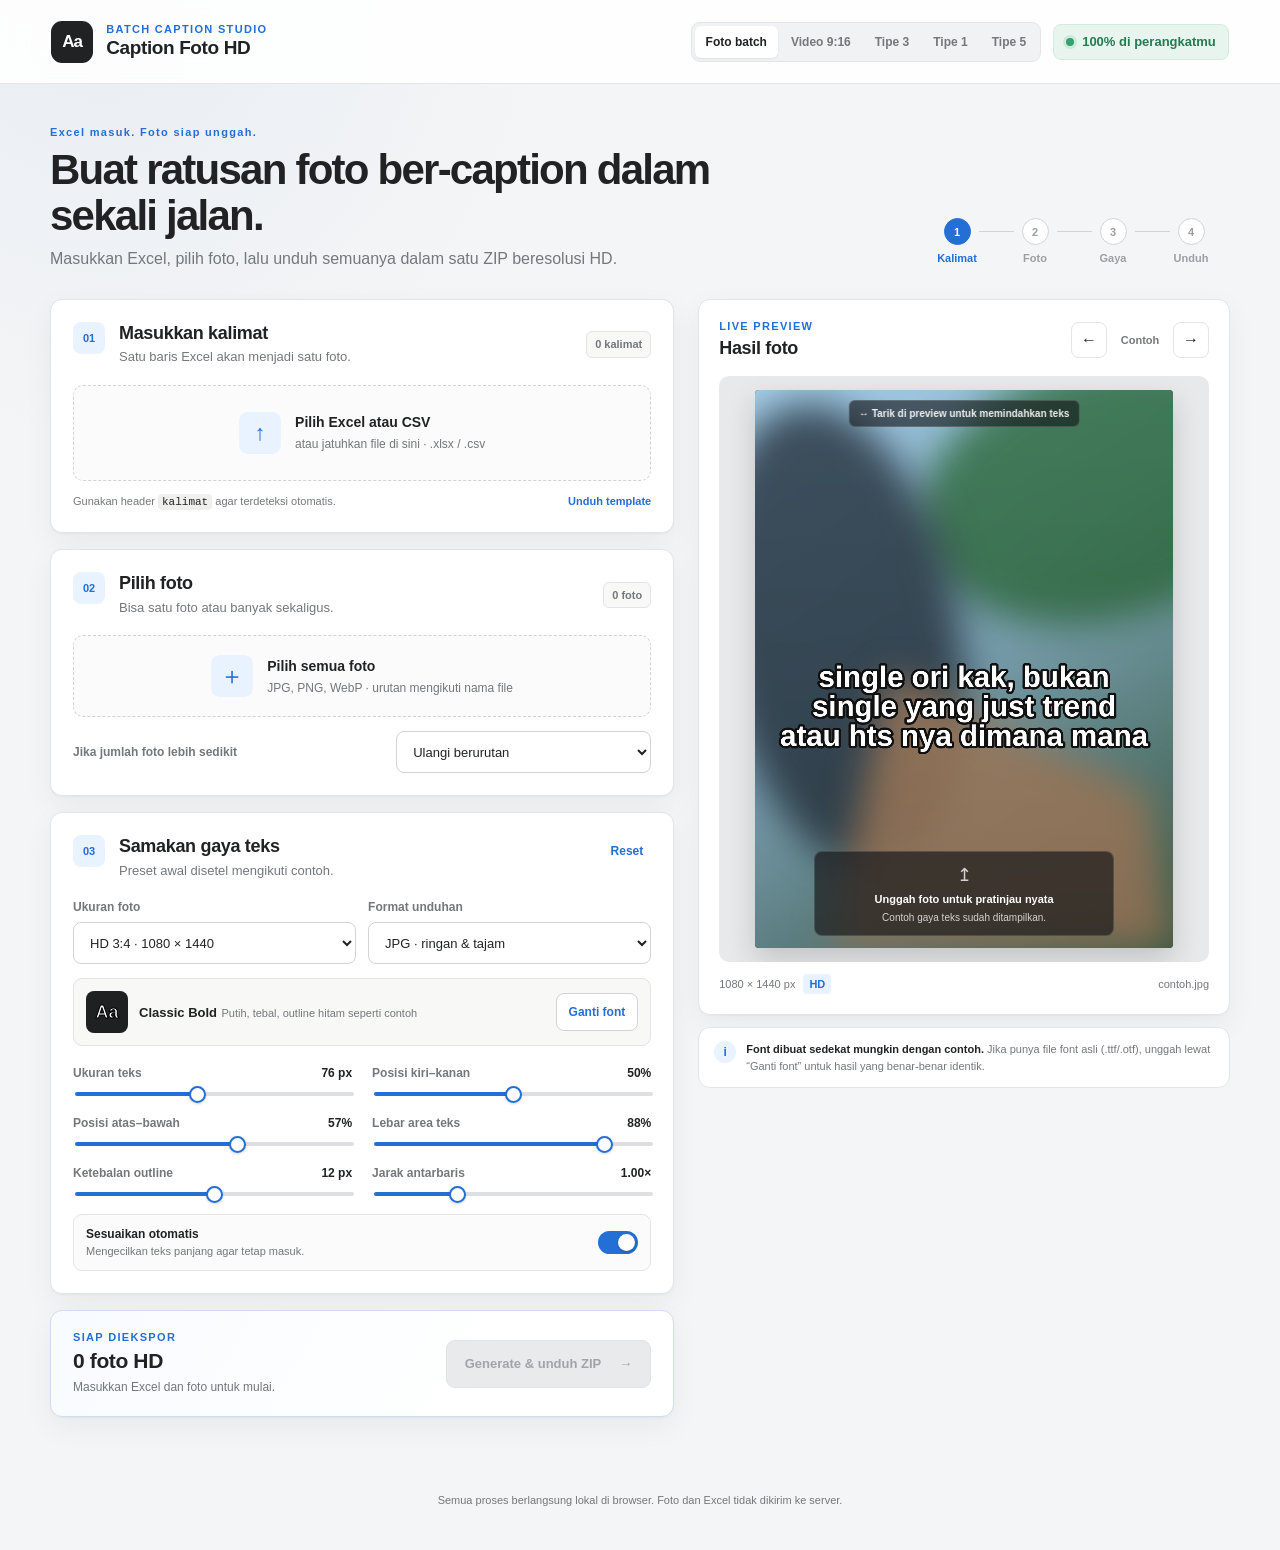
<file: index.html>
<!doctype html>
<html lang="id">
<head>
  <meta charset="utf-8" />
  <meta name="viewport" content="width=device-width, initial-scale=1, viewport-fit=cover" />
  <meta name="theme-color" content="#f6f7f8" />
  <meta name="mobile-web-app-capable" content="yes" />
  <meta name="apple-mobile-web-app-capable" content="yes" />
  <meta name="apple-mobile-web-app-status-bar-style" content="default" />
  <meta name="format-detection" content="telephone=no" />
  <meta name="description" content="Ubah kalimat dari Excel menjadi foto HD dengan caption putih dan outline hitam." />
  <title>Caption Foto HD</title>
  <link rel="manifest" href="manifest.webmanifest" />
  <link rel="apple-touch-icon" href="icons/app-icon-180.png" />
  <link rel="stylesheet" href="styles.css" />
  <script src="pwa.js" defer></script>
  <script src="vendor/jszip.min.js" defer></script>
  <script src="app.js" defer></script>
</head>
<body>
  <a class="skip-link" href="#workspace">Lewati ke workspace</a>

  <header class="topbar">
    <div class="brand-wrap">
      <div class="brand-mark" aria-hidden="true">Aa</div>
      <div>
        <p class="eyebrow">BATCH CAPTION STUDIO</p>
        <h1>Caption Foto HD</h1>
      </div>
    </div>
    <div class="topbar-actions">
      <nav class="mode-nav" aria-label="Pilih generator">
        <a href="index.html" class="active" aria-current="page">Foto batch</a>
        <a href="video.html">Video 9:16</a>
        <a href="tipe3.html">Tipe 3</a>
        <a href="tipe1.html">Tipe 1</a>
              <a href="tipe5.html">Tipe 5</a>
      </nav>
      <div class="privacy-badge" title="Semua file diproses di browser, tanpa diunggah ke server">
        <span class="privacy-dot" aria-hidden="true"></span>
        100% di perangkatmu
      </div>
    </div>
  </header>

  <main id="workspace" class="workspace">
    <section class="intro" aria-labelledby="intro-title">
      <div>
        <p class="kicker">Excel masuk. Foto siap unggah.</p>
        <h2 id="intro-title">Buat ratusan foto ber-caption dalam sekali jalan.</h2>
        <p>Masukkan Excel, pilih foto, lalu unduh semuanya dalam satu ZIP beresolusi HD.</p>
      </div>
      <ol class="stepper" aria-label="Alur kerja">
        <li class="active"><span>1</span>Kalimat</li>
        <li><span>2</span>Foto</li>
        <li><span>3</span>Gaya</li>
        <li><span>4</span>Unduh</li>
      </ol>
    </section>

    <div class="app-grid">
      <div class="controls" aria-label="Pengaturan generator">
        <section class="panel" aria-labelledby="sentences-title">
          <div class="panel-heading">
            <div class="step-number">01</div>
            <div>
              <h3 id="sentences-title">Masukkan kalimat</h3>
              <p>Satu baris Excel akan menjadi satu foto.</p>
            </div>
            <span id="sentenceCount" class="count-badge">0 kalimat</span>
          </div>

          <label id="excelDropzone" class="dropzone" for="excelInput">
            <input id="excelInput" type="file" accept=".xlsx,.csv,text/csv" />
            <span class="drop-icon" aria-hidden="true">↑</span>
            <span class="drop-copy">
              <strong>Pilih Excel atau CSV</strong>
              <small>atau jatuhkan file di sini · .xlsx / .csv</small>
            </span>
          </label>

          <div id="excelStatus" class="file-status" hidden>
            <span class="file-symbol" aria-hidden="true">X</span>
            <span class="file-meta">
              <strong id="excelFileName">—</strong>
              <small id="excelFileInfo">—</small>
            </span>
            <button id="clearExcel" class="icon-button" type="button" aria-label="Hapus Excel">×</button>
          </div>

          <div id="columnRow" class="field-row" hidden>
            <label for="columnSelect">Kolom berisi kalimat</label>
            <select id="columnSelect"></select>
          </div>

          <div class="helper-row">
            <span>Gunakan header <code>kalimat</code> agar terdeteksi otomatis.</span>
            <a href="template-kalimat.xlsx" download>Unduh template</a>
          </div>
        </section>

        <section class="panel" aria-labelledby="photos-title">
          <div class="panel-heading">
            <div class="step-number">02</div>
            <div>
              <h3 id="photos-title">Pilih foto</h3>
              <p>Bisa satu foto atau banyak sekaligus.</p>
            </div>
            <span id="photoCount" class="count-badge">0 foto</span>
          </div>

          <label id="photoDropzone" class="dropzone compact" for="photoInput">
            <input id="photoInput" type="file" accept="image/jpeg,image/png,image/webp" multiple />
            <span class="drop-icon photo" aria-hidden="true">＋</span>
            <span class="drop-copy">
              <strong>Pilih semua foto</strong>
              <small>JPG, PNG, WebP · urutan mengikuti nama file</small>
            </span>
          </label>

          <div id="photoStrip" class="photo-strip" aria-label="Foto yang dipilih" hidden></div>

          <div class="field-row">
            <label for="photoMapping">Jika jumlah foto lebih sedikit</label>
            <select id="photoMapping">
              <option value="cycle">Ulangi berurutan</option>
              <option value="first">Pakai foto pertama</option>
              <option value="last">Pakai foto terakhir yang tersedia</option>
            </select>
          </div>
        </section>

        <section class="panel" aria-labelledby="style-title">
          <div class="panel-heading">
            <div class="step-number">03</div>
            <div>
              <h3 id="style-title">Samakan gaya teks</h3>
              <p>Preset awal disetel mengikuti contoh.</p>
            </div>
            <button id="resetStyle" class="text-button" type="button">Reset</button>
          </div>

          <div class="two-fields">
            <div class="field-stack">
              <label for="sizePreset">Ukuran foto</label>
              <select id="sizePreset">
                <option value="portrait34">HD 3:4 · 1080 × 1440</option>
                <option value="story916">HD 9:16 · 1080 × 1920</option>
                <option value="feed45">Feed 4:5 · 1080 × 1350</option>
                <option value="square">Kotak · 1080 × 1080</option>
              </select>
            </div>
            <div class="field-stack">
              <label for="outputFormat">Format unduhan</label>
              <select id="outputFormat">
                <option value="jpeg">JPG · ringan & tajam</option>
                <option value="png">PNG · kualitas maksimum</option>
              </select>
            </div>
          </div>

          <div class="font-card">
            <div>
              <span class="font-preview">Aa</span>
              <span>
                <strong id="fontLabel">Classic Bold</strong>
                <small>Putih, tebal, outline hitam seperti contoh</small>
              </span>
            </div>
            <label class="upload-font" for="fontInput">
              Ganti font
              <input id="fontInput" type="file" accept=".ttf,.otf,.woff,.woff2,font/ttf,font/otf" />
            </label>
          </div>

          <div class="slider-grid">
            <label class="slider-field" for="fontSize">
              <span>Ukuran teks <output id="fontSizeValue">76 px</output></span>
              <input id="fontSize" type="range" min="42" max="120" value="76" />
            </label>
            <label class="slider-field" for="textPositionX">
              <span>Posisi kiri–kanan <output id="textPositionXValue">50%</output></span>
              <input id="textPositionX" type="range" min="15" max="85" value="50" />
            </label>
            <label class="slider-field" for="textPosition">
              <span>Posisi atas–bawah <output id="textPositionValue">57%</output></span>
              <input id="textPosition" type="range" min="10" max="90" value="57" />
            </label>
            <label class="slider-field" for="textWidth">
              <span>Lebar area teks <output id="textWidthValue">88%</output></span>
              <input id="textWidth" type="range" min="55" max="94" value="88" />
            </label>
            <label class="slider-field" for="strokeWidth">
              <span>Ketebalan outline <output id="strokeWidthValue">12 px</output></span>
              <input id="strokeWidth" type="range" min="4" max="20" value="12" />
            </label>
            <label class="slider-field" for="lineHeight">
              <span>Jarak antarbaris <output id="lineHeightValue">1.00×</output></span>
              <input id="lineHeight" type="range" min="88" max="130" value="100" />
            </label>
            <label class="toggle-field" for="autoFit">
              <span>
                <strong>Sesuaikan otomatis</strong>
                <small>Mengecilkan teks panjang agar tetap masuk.</small>
              </span>
              <input id="autoFit" type="checkbox" checked />
              <span class="toggle-ui" aria-hidden="true"></span>
            </label>
          </div>
        </section>

        <section class="export-panel" aria-labelledby="export-title">
          <div>
            <p class="export-label">SIAP DIEKSPOR</p>
            <h3 id="export-title"><span id="exportCount">0</span> foto HD</h3>
            <p id="exportHint">Masukkan Excel dan foto untuk mulai.</p>
          </div>
          <button id="generateButton" class="primary-button" type="button" disabled>
            <span>Generate & unduh ZIP</span>
            <span aria-hidden="true">→</span>
          </button>
        </section>
      </div>

      <aside class="preview-column" aria-labelledby="preview-title">
        <div class="preview-card">
          <div class="preview-header">
            <div>
              <p class="preview-label">LIVE PREVIEW</p>
              <h3 id="preview-title">Hasil foto</h3>
            </div>
            <div class="preview-tools">
              <button id="prevPreview" class="icon-button bordered" type="button" aria-label="Kalimat sebelumnya">←</button>
              <span id="previewIndex">Contoh</span>
              <button id="nextPreview" class="icon-button bordered" type="button" aria-label="Kalimat berikutnya">→</button>
            </div>
          </div>

          <div id="canvasShell" class="canvas-shell">
            <div class="drag-hint" aria-hidden="true">↔ Tarik di preview untuk memindahkan teks</div>
            <canvas id="previewCanvas" width="1080" height="1440" title="Tarik untuk memindahkan teks ke kiri, kanan, atas, atau bawah">Pratinjau foto dengan caption.</canvas>
            <div id="previewEmpty" class="preview-empty">
              <span aria-hidden="true">↥</span>
              <strong>Unggah foto untuk pratinjau nyata</strong>
              <small>Contoh gaya teks sudah ditampilkan.</small>
            </div>
          </div>

          <div class="preview-footer">
            <span id="previewResolution">1080 × 1440 px</span>
            <span class="quality-chip">HD</span>
            <span id="previewFileName">contoh.jpg</span>
          </div>
        </div>

        <div class="tip-card">
          <span class="tip-mark" aria-hidden="true">i</span>
          <p><strong>Font dibuat sedekat mungkin dengan contoh.</strong> Jika punya file font asli (.ttf/.otf), unggah lewat “Ganti font” untuk hasil yang benar-benar identik.</p>
        </div>
      </aside>
    </div>
  </main>

  <dialog id="progressDialog" class="progress-dialog">
    <div class="progress-content">
      <div class="progress-spinner" aria-hidden="true"></div>
      <p class="preview-label">SEDANG MEMBUAT FOTO</p>
      <h2 id="progressTitle">Menyiapkan 0 foto…</h2>
      <p id="progressDetail">Jangan tutup tab ini.</p>
      <div class="progress-track" aria-hidden="true"><span id="progressBar"></span></div>
      <div class="progress-meta"><span id="progressPercent">0%</span><span id="progressCounter">0 / 0</span></div>
      <button id="cancelGeneration" class="secondary-button" type="button">Batalkan</button>
    </div>
  </dialog>

  <div id="toast" class="toast" role="status" aria-live="polite"></div>

  <footer>
    <p>Semua proses berlangsung lokal di browser. Foto dan Excel tidak dikirim ke server.</p>
  </footer>
</body>
</html>
</file>
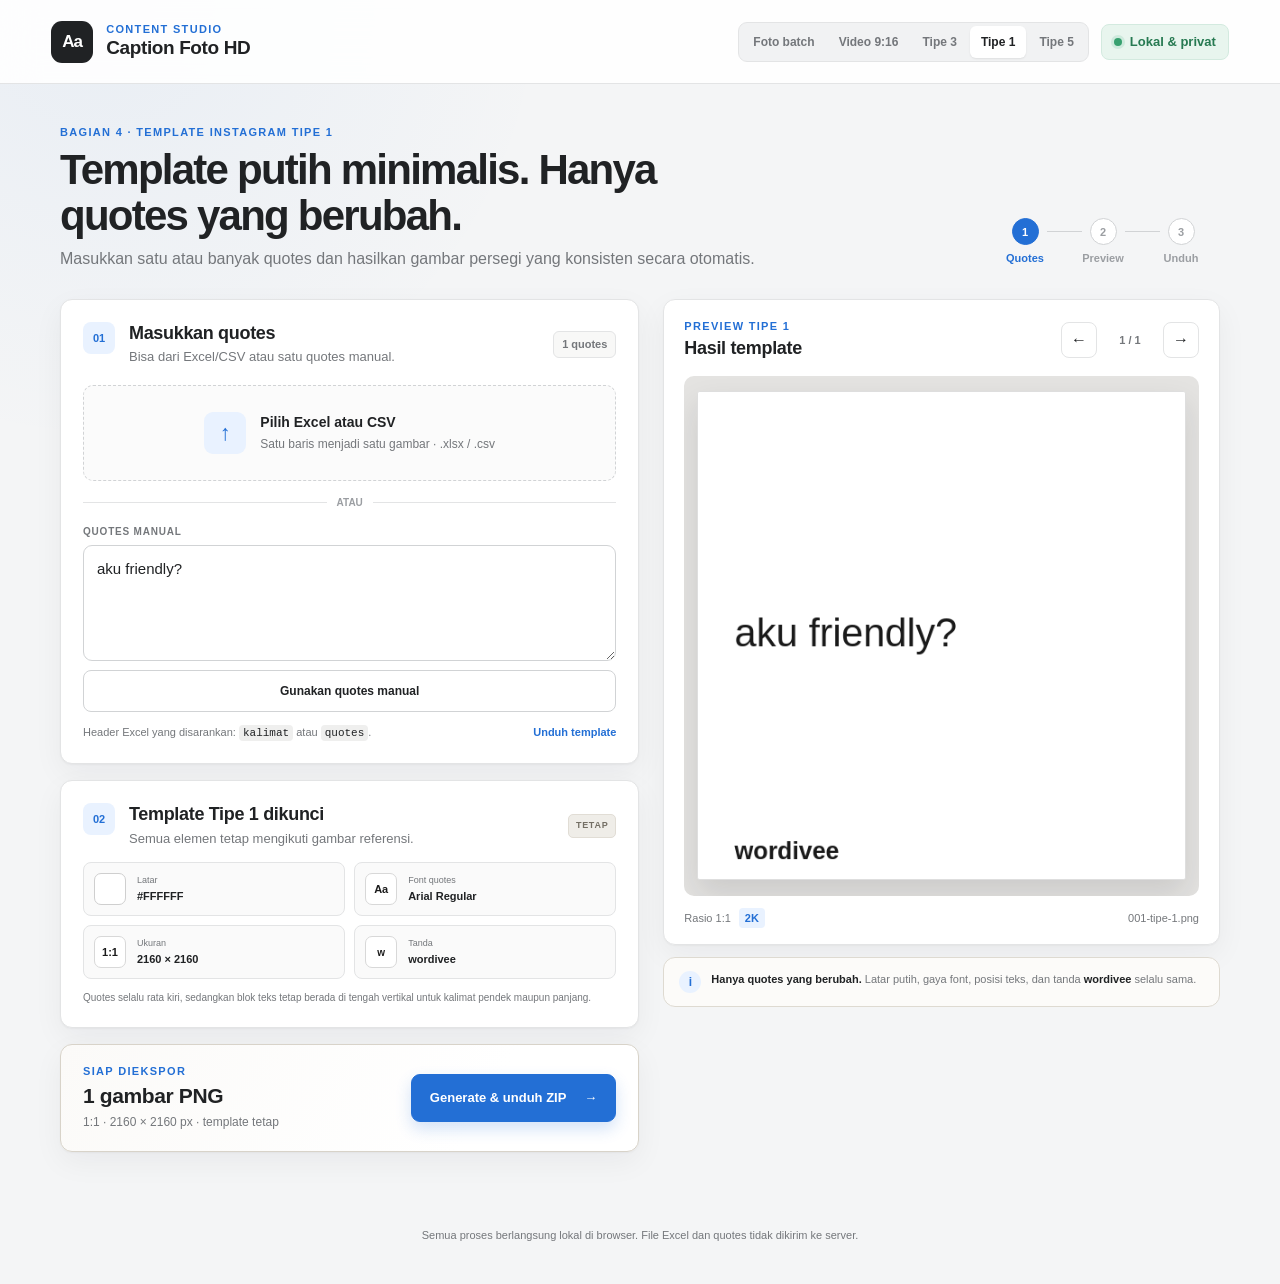
<file: tipe1.html>
<!doctype html>
<html lang="id">
<head>
  <meta charset="utf-8" />
  <meta name="viewport" content="width=device-width, initial-scale=1, viewport-fit=cover" />
  <meta name="theme-color" content="#f4f5f6" />
  <meta name="mobile-web-app-capable" content="yes" />
  <meta name="apple-mobile-web-app-capable" content="yes" />
  <meta name="apple-mobile-web-app-status-bar-style" content="default" />
  <meta name="format-detection" content="telephone=no" />
  <meta name="description" content="Generator template Instagram Tipe 1 dengan layout putih tetap dan quotes yang berubah." />
  <title>Template Tipe 1 — Caption Foto HD</title>
  <link rel="manifest" href="manifest.webmanifest" />
  <link rel="apple-touch-icon" href="icons/app-icon-180.png" />
  <link rel="stylesheet" href="styles.css" />
  <link rel="stylesheet" href="tipe1.css" />
  <script src="pwa.js" defer></script>
  <script src="vendor/jszip.min.js" defer></script>
  <script src="tipe1.js" defer></script>
</head>
<body>
  <a class="skip-link" href="#tipe3Workspace">Lewati ke workspace</a>

  <header class="topbar">
    <div class="brand-wrap">
      <div class="brand-mark" aria-hidden="true">Aa</div>
      <div>
        <p class="eyebrow">CONTENT STUDIO</p>
        <h1>Caption Foto HD</h1>
      </div>
    </div>
    <div class="topbar-actions">
      <nav class="mode-nav" aria-label="Pilih generator">
        <a href="index.html">Foto batch</a>
        <a href="video.html">Video 9:16</a>
        <a href="tipe3.html">Tipe 3</a>
        <a href="tipe1.html" class="active" aria-current="page">Tipe 1</a>
              <a href="tipe5.html">Tipe 5</a>
      </nav>
      <div class="privacy-badge" title="Semua file diproses di browser">
        <span class="privacy-dot" aria-hidden="true"></span>
        Lokal & privat
      </div>
    </div>
  </header>

  <main id="tipe3Workspace" class="workspace tipe3-workspace">
    <section class="intro tipe3-intro" aria-labelledby="tipe3-title">
      <div>
        <p class="kicker">BAGIAN 4 · TEMPLATE INSTAGRAM TIPE 1</p>
        <h2 id="tipe3-title">Template putih minimalis. Hanya quotes yang berubah.</h2>
        <p>Masukkan satu atau banyak quotes dan hasilkan gambar persegi yang konsisten secara otomatis.</p>
      </div>
      <ol class="stepper" aria-label="Alur kerja">
        <li class="active"><span>1</span>Quotes</li>
        <li><span>2</span>Preview</li>
        <li><span>3</span>Unduh</li>
      </ol>
    </section>

    <div class="app-grid tipe3-grid">
      <div class="controls">
        <section class="panel" aria-labelledby="tipe3-input-title">
          <div class="panel-heading">
            <div class="step-number">01</div>
            <div>
              <h3 id="tipe3-input-title">Masukkan quotes</h3>
              <p>Bisa dari Excel/CSV atau satu quotes manual.</p>
            </div>
            <span id="tipe3QuoteCount" class="count-badge">1 quotes</span>
          </div>

          <label id="tipe3Dropzone" class="dropzone" for="tipe3ExcelInput">
            <input id="tipe3ExcelInput" type="file" accept=".xlsx,.csv,text/csv" />
            <span class="drop-icon" aria-hidden="true">↑</span>
            <span class="drop-copy">
              <strong>Pilih Excel atau CSV</strong>
              <small>Satu baris menjadi satu gambar · .xlsx / .csv</small>
            </span>
          </label>

          <div id="tipe3ExcelStatus" class="file-status" hidden>
            <span class="file-symbol" aria-hidden="true">X</span>
            <span class="file-meta"><strong id="tipe3ExcelName">—</strong><small id="tipe3ExcelInfo">—</small></span>
            <button id="clearTipe3Excel" class="icon-button" type="button" aria-label="Hapus Excel">×</button>
          </div>

          <div id="tipe3ColumnRow" class="field-row" hidden>
            <label for="tipe3ColumnSelect">Kolom quotes</label>
            <select id="tipe3ColumnSelect"></select>
          </div>

          <div class="or-divider"><span>atau</span></div>

          <label class="manual-quote-field" for="manualTipe3Quote">
            <span>QUOTES MANUAL</span>
            <textarea id="manualTipe3Quote" rows="4" maxlength="500">aku friendly?</textarea>
          </label>
          <button id="useManualTipe3" class="secondary-button manual-button" type="button">Gunakan quotes manual</button>

          <div class="helper-row">
            <span>Header Excel yang disarankan: <code>kalimat</code> atau <code>quotes</code>.</span>
            <a href="template-kalimat.xlsx" download>Unduh template</a>
          </div>
        </section>

        <section class="panel" aria-labelledby="fixed-template-title">
          <div class="panel-heading fixed-heading">
            <div class="step-number">02</div>
            <div>
              <h3 id="fixed-template-title">Template Tipe 1 dikunci</h3>
              <p>Semua elemen tetap mengikuti gambar referensi.</p>
            </div>
            <span class="locked-badge">TETAP</span>
          </div>

          <div class="fixed-template-grid">
            <div><span class="fixed-swatch"></span><small>Latar</small><strong>#FFFFFF</strong></div>
            <div><span class="fixed-icon">Aa</span><small>Font quotes</small><strong>Arial Regular</strong></div>
            <div><span class="fixed-icon">1:1</span><small>Ukuran</small><strong>2160 × 2160</strong></div>
            <div><span class="fixed-icon signature-mini">w</span><small>Tanda</small><strong>wordivee</strong></div>
          </div>
          <p class="fixed-note">Quotes selalu rata kiri, sedangkan blok teks tetap berada di tengah vertikal untuk kalimat pendek maupun panjang.</p>
        </section>

        <section class="export-panel tipe3-export" aria-labelledby="tipe3-export-title">
          <div>
            <p class="export-label">SIAP DIEKSPOR</p>
            <h3 id="tipe3-export-title"><span id="tipe3ExportCount">1</span> gambar PNG</h3>
            <p>1:1 · 2160 × 2160 px · template tetap</p>
          </div>
          <button id="generateTipe3" class="primary-button" type="button">
            <span>Generate & unduh ZIP</span><span aria-hidden="true">→</span>
          </button>
        </section>
      </div>

      <aside class="preview-column tipe3-preview-column" aria-labelledby="tipe3-preview-title">
        <div class="preview-card tipe3-preview-card">
          <div class="preview-header">
            <div><p class="preview-label">PREVIEW TIPE 1</p><h3 id="tipe3-preview-title">Hasil template</h3></div>
            <div class="preview-tools">
              <button id="tipe3Prev" class="icon-button bordered" type="button" aria-label="Quotes sebelumnya">←</button>
              <span id="tipe3PreviewIndex">1 / 1</span>
              <button id="tipe3Next" class="icon-button bordered" type="button" aria-label="Quotes berikutnya">→</button>
            </div>
          </div>
          <div class="canvas-shell tipe3-canvas-shell">
            <canvas id="tipe3Canvas" width="540" height="540">Pratinjau template Instagram Tipe 1.</canvas>
          </div>
          <div class="preview-footer">
            <span>Rasio 1:1</span><span class="quality-chip">2K</span><span id="tipe3FileName">001-template-tipe-3.png</span>
          </div>
        </div>
        <div class="tip-card tipe3-tip">
          <span class="tip-mark" aria-hidden="true">i</span>
          <p><strong>Hanya quotes yang berubah.</strong> Latar putih, gaya font, posisi teks, dan tanda <strong>wordivee</strong> selalu sama.</p>
        </div>
      </aside>
    </div>
  </main>

  <dialog id="tipe3ProgressDialog" class="progress-dialog">
    <div class="progress-content">
      <div class="progress-spinner" aria-hidden="true"></div>
      <p class="preview-label">MEMBUAT TEMPLATE TIPE 1</p>
      <h2 id="tipe3ProgressTitle">Menyiapkan gambar…</h2>
      <p id="tipe3ProgressDetail">Jangan tutup tab ini.</p>
      <div class="progress-track"><span id="tipe3ProgressBar"></span></div>
      <div class="progress-meta"><span id="tipe3ProgressPercent">0%</span><span id="tipe3ProgressCounter">0 / 0</span></div>
    </div>
  </dialog>

  <div id="tipe3Toast" class="toast" role="status" aria-live="polite"></div>
  <footer><p>Semua proses berlangsung lokal di browser. File Excel dan quotes tidak dikirim ke server.</p></footer>
</body>
</html>
</file>
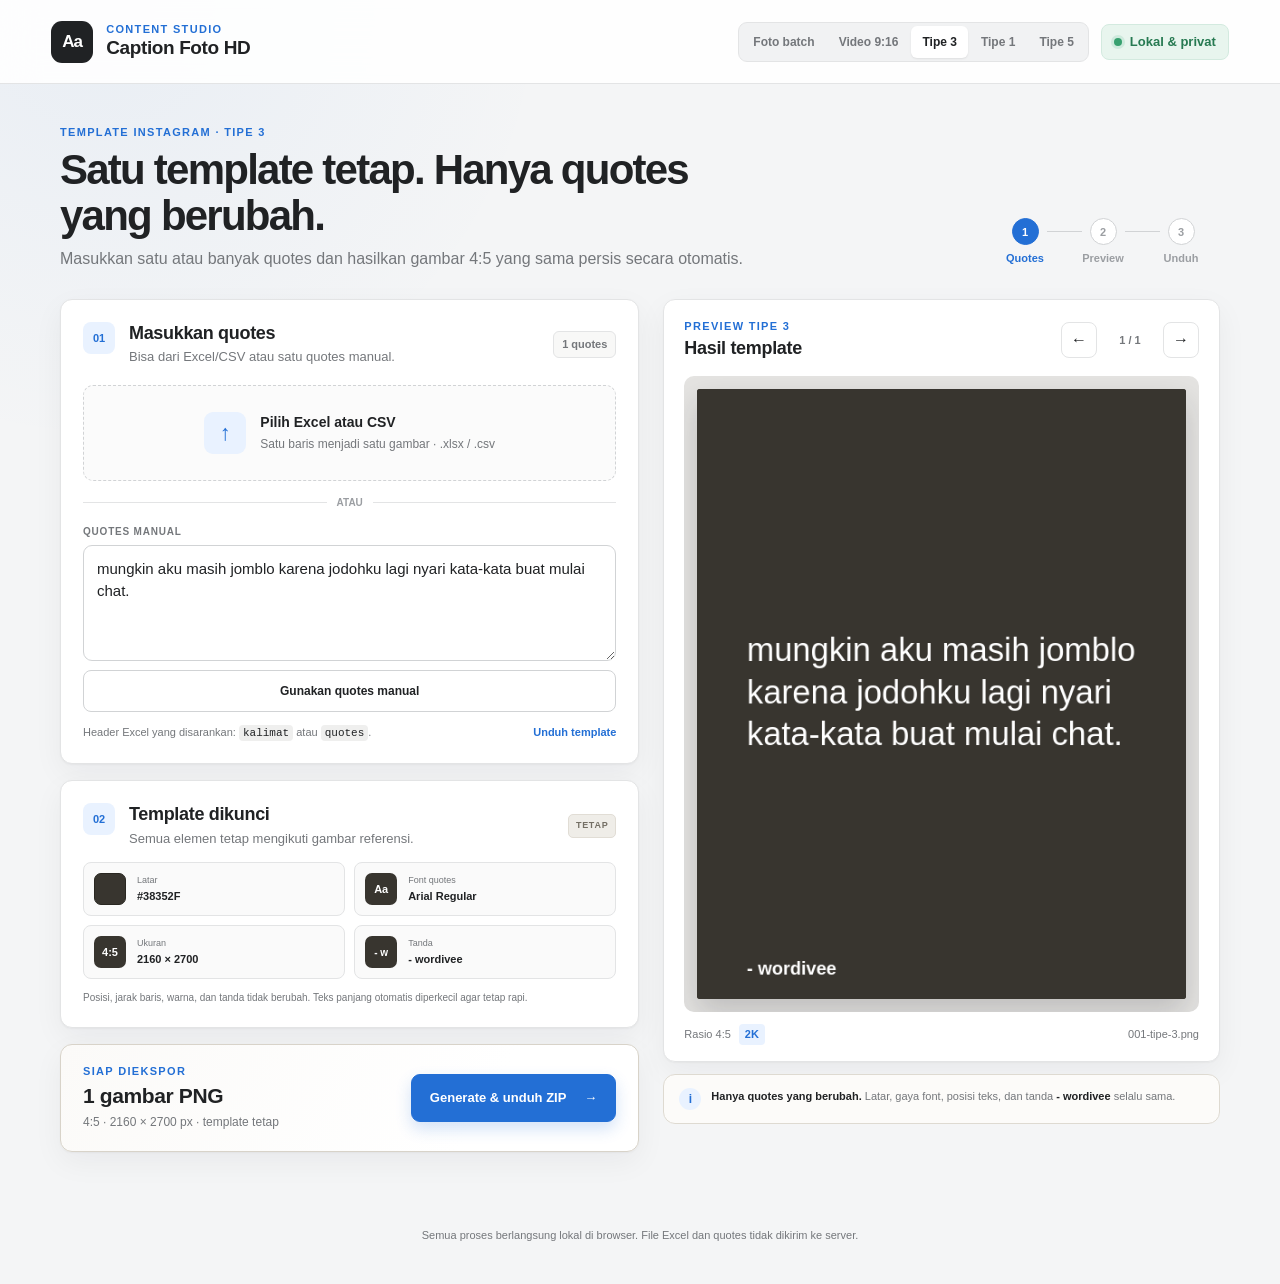
<file: tipe3.html>
<!doctype html>
<html lang="id">
<head>
  <meta charset="utf-8" />
  <meta name="viewport" content="width=device-width, initial-scale=1, viewport-fit=cover" />
  <meta name="theme-color" content="#f4f5f6" />
  <meta name="mobile-web-app-capable" content="yes" />
  <meta name="apple-mobile-web-app-capable" content="yes" />
  <meta name="apple-mobile-web-app-status-bar-style" content="default" />
  <meta name="format-detection" content="telephone=no" />
  <meta name="description" content="Generator template Instagram Tipe 3 dengan layout tetap dan quotes yang berubah." />
  <title>Template Tipe 3 — Caption Foto HD</title>
  <link rel="manifest" href="manifest.webmanifest" />
  <link rel="apple-touch-icon" href="icons/app-icon-180.png" />
  <link rel="stylesheet" href="styles.css" />
  <link rel="stylesheet" href="tipe3.css" />
  <script src="pwa.js" defer></script>
  <script src="vendor/jszip.min.js" defer></script>
  <script src="tipe3.js" defer></script>
</head>
<body>
  <a class="skip-link" href="#tipe3Workspace">Lewati ke workspace</a>

  <header class="topbar">
    <div class="brand-wrap">
      <div class="brand-mark" aria-hidden="true">Aa</div>
      <div>
        <p class="eyebrow">CONTENT STUDIO</p>
        <h1>Caption Foto HD</h1>
      </div>
    </div>
    <div class="topbar-actions">
      <nav class="mode-nav" aria-label="Pilih generator">
        <a href="index.html">Foto batch</a>
        <a href="video.html">Video 9:16</a>
        <a href="tipe3.html" class="active" aria-current="page">Tipe 3</a>
        <a href="tipe1.html">Tipe 1</a>
              <a href="tipe5.html">Tipe 5</a>
      </nav>
      <div class="privacy-badge" title="Semua file diproses di browser">
        <span class="privacy-dot" aria-hidden="true"></span>
        Lokal & privat
      </div>
    </div>
  </header>

  <main id="tipe3Workspace" class="workspace tipe3-workspace">
    <section class="intro tipe3-intro" aria-labelledby="tipe3-title">
      <div>
        <p class="kicker">TEMPLATE INSTAGRAM · TIPE 3</p>
        <h2 id="tipe3-title">Satu template tetap. Hanya quotes yang berubah.</h2>
        <p>Masukkan satu atau banyak quotes dan hasilkan gambar 4:5 yang sama persis secara otomatis.</p>
      </div>
      <ol class="stepper" aria-label="Alur kerja">
        <li class="active"><span>1</span>Quotes</li>
        <li><span>2</span>Preview</li>
        <li><span>3</span>Unduh</li>
      </ol>
    </section>

    <div class="app-grid tipe3-grid">
      <div class="controls">
        <section class="panel" aria-labelledby="tipe3-input-title">
          <div class="panel-heading">
            <div class="step-number">01</div>
            <div>
              <h3 id="tipe3-input-title">Masukkan quotes</h3>
              <p>Bisa dari Excel/CSV atau satu quotes manual.</p>
            </div>
            <span id="tipe3QuoteCount" class="count-badge">1 quotes</span>
          </div>

          <label id="tipe3Dropzone" class="dropzone" for="tipe3ExcelInput">
            <input id="tipe3ExcelInput" type="file" accept=".xlsx,.csv,text/csv" />
            <span class="drop-icon" aria-hidden="true">↑</span>
            <span class="drop-copy">
              <strong>Pilih Excel atau CSV</strong>
              <small>Satu baris menjadi satu gambar · .xlsx / .csv</small>
            </span>
          </label>

          <div id="tipe3ExcelStatus" class="file-status" hidden>
            <span class="file-symbol" aria-hidden="true">X</span>
            <span class="file-meta"><strong id="tipe3ExcelName">—</strong><small id="tipe3ExcelInfo">—</small></span>
            <button id="clearTipe3Excel" class="icon-button" type="button" aria-label="Hapus Excel">×</button>
          </div>

          <div id="tipe3ColumnRow" class="field-row" hidden>
            <label for="tipe3ColumnSelect">Kolom quotes</label>
            <select id="tipe3ColumnSelect"></select>
          </div>

          <div class="or-divider"><span>atau</span></div>

          <label class="manual-quote-field" for="manualTipe3Quote">
            <span>QUOTES MANUAL</span>
            <textarea id="manualTipe3Quote" rows="4" maxlength="500">mungkin aku masih jomblo karena jodohku lagi nyari kata-kata buat mulai chat.</textarea>
          </label>
          <button id="useManualTipe3" class="secondary-button manual-button" type="button">Gunakan quotes manual</button>

          <div class="helper-row">
            <span>Header Excel yang disarankan: <code>kalimat</code> atau <code>quotes</code>.</span>
            <a href="template-kalimat.xlsx" download>Unduh template</a>
          </div>
        </section>

        <section class="panel" aria-labelledby="fixed-template-title">
          <div class="panel-heading fixed-heading">
            <div class="step-number">02</div>
            <div>
              <h3 id="fixed-template-title">Template dikunci</h3>
              <p>Semua elemen tetap mengikuti gambar referensi.</p>
            </div>
            <span class="locked-badge">TETAP</span>
          </div>

          <div class="fixed-template-grid">
            <div><span class="fixed-swatch"></span><small>Latar</small><strong>#38352F</strong></div>
            <div><span class="fixed-icon">Aa</span><small>Font quotes</small><strong>Arial Regular</strong></div>
            <div><span class="fixed-icon">4:5</span><small>Ukuran</small><strong>2160 × 2700</strong></div>
            <div><span class="fixed-icon signature-mini">- w</span><small>Tanda</small><strong>- wordivee</strong></div>
          </div>
          <p class="fixed-note">Posisi, jarak baris, warna, dan tanda tidak berubah. Teks panjang otomatis diperkecil agar tetap rapi.</p>
        </section>

        <section class="export-panel tipe3-export" aria-labelledby="tipe3-export-title">
          <div>
            <p class="export-label">SIAP DIEKSPOR</p>
            <h3 id="tipe3-export-title"><span id="tipe3ExportCount">1</span> gambar PNG</h3>
            <p>4:5 · 2160 × 2700 px · template tetap</p>
          </div>
          <button id="generateTipe3" class="primary-button" type="button">
            <span>Generate & unduh ZIP</span><span aria-hidden="true">→</span>
          </button>
        </section>
      </div>

      <aside class="preview-column tipe3-preview-column" aria-labelledby="tipe3-preview-title">
        <div class="preview-card tipe3-preview-card">
          <div class="preview-header">
            <div><p class="preview-label">PREVIEW TIPE 3</p><h3 id="tipe3-preview-title">Hasil template</h3></div>
            <div class="preview-tools">
              <button id="tipe3Prev" class="icon-button bordered" type="button" aria-label="Quotes sebelumnya">←</button>
              <span id="tipe3PreviewIndex">1 / 1</span>
              <button id="tipe3Next" class="icon-button bordered" type="button" aria-label="Quotes berikutnya">→</button>
            </div>
          </div>
          <div class="canvas-shell tipe3-canvas-shell">
            <canvas id="tipe3Canvas" width="540" height="675">Pratinjau template Instagram Tipe 3.</canvas>
          </div>
          <div class="preview-footer">
            <span>Rasio 4:5</span><span class="quality-chip">2K</span><span id="tipe3FileName">001-template-tipe-3.png</span>
          </div>
        </div>
        <div class="tip-card tipe3-tip">
          <span class="tip-mark" aria-hidden="true">i</span>
          <p><strong>Hanya quotes yang berubah.</strong> Latar, gaya font, posisi teks, dan tanda <strong>- wordivee</strong> selalu sama.</p>
        </div>
      </aside>
    </div>
  </main>

  <dialog id="tipe3ProgressDialog" class="progress-dialog">
    <div class="progress-content">
      <div class="progress-spinner" aria-hidden="true"></div>
      <p class="preview-label">MEMBUAT TEMPLATE TIPE 3</p>
      <h2 id="tipe3ProgressTitle">Menyiapkan gambar…</h2>
      <p id="tipe3ProgressDetail">Jangan tutup tab ini.</p>
      <div class="progress-track"><span id="tipe3ProgressBar"></span></div>
      <div class="progress-meta"><span id="tipe3ProgressPercent">0%</span><span id="tipe3ProgressCounter">0 / 0</span></div>
    </div>
  </dialog>

  <div id="tipe3Toast" class="toast" role="status" aria-live="polite"></div>
  <footer><p>Semua proses berlangsung lokal di browser. File Excel dan quotes tidak dikirim ke server.</p></footer>
</body>
</html>
</file>
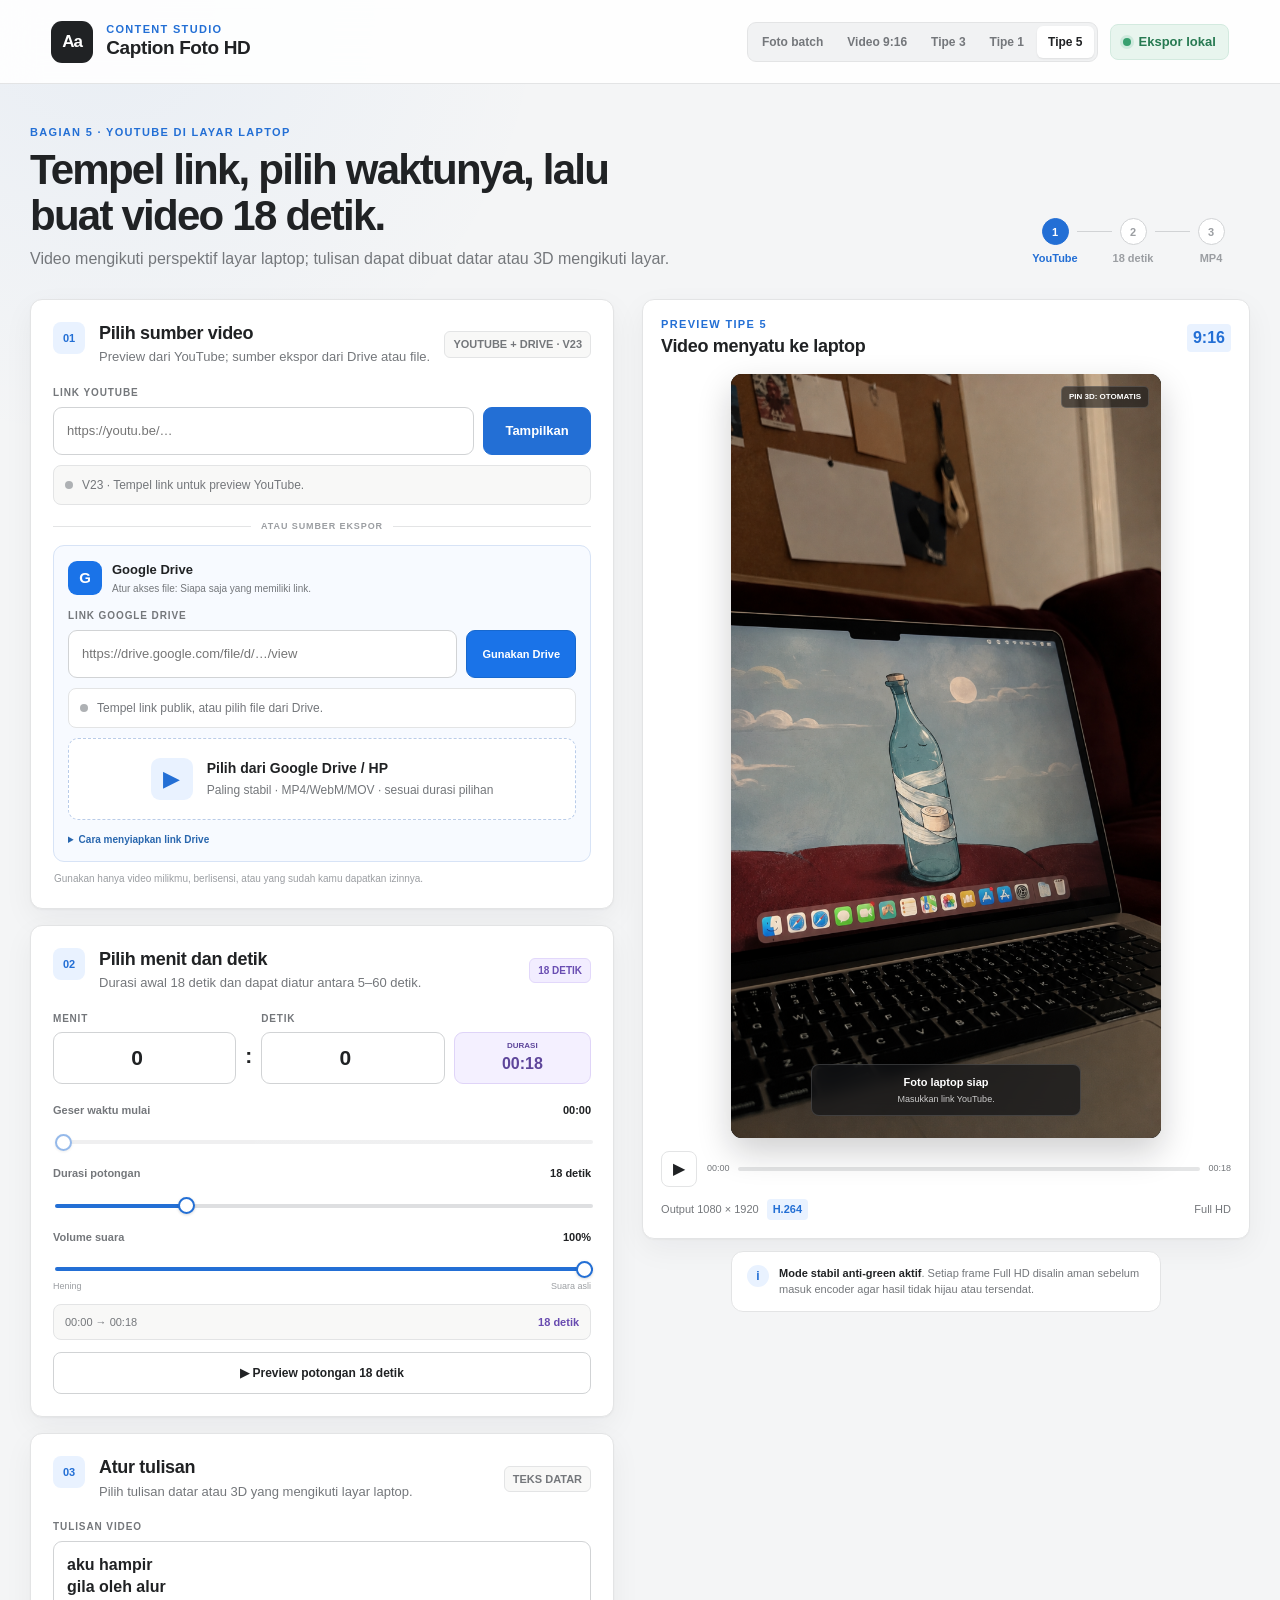
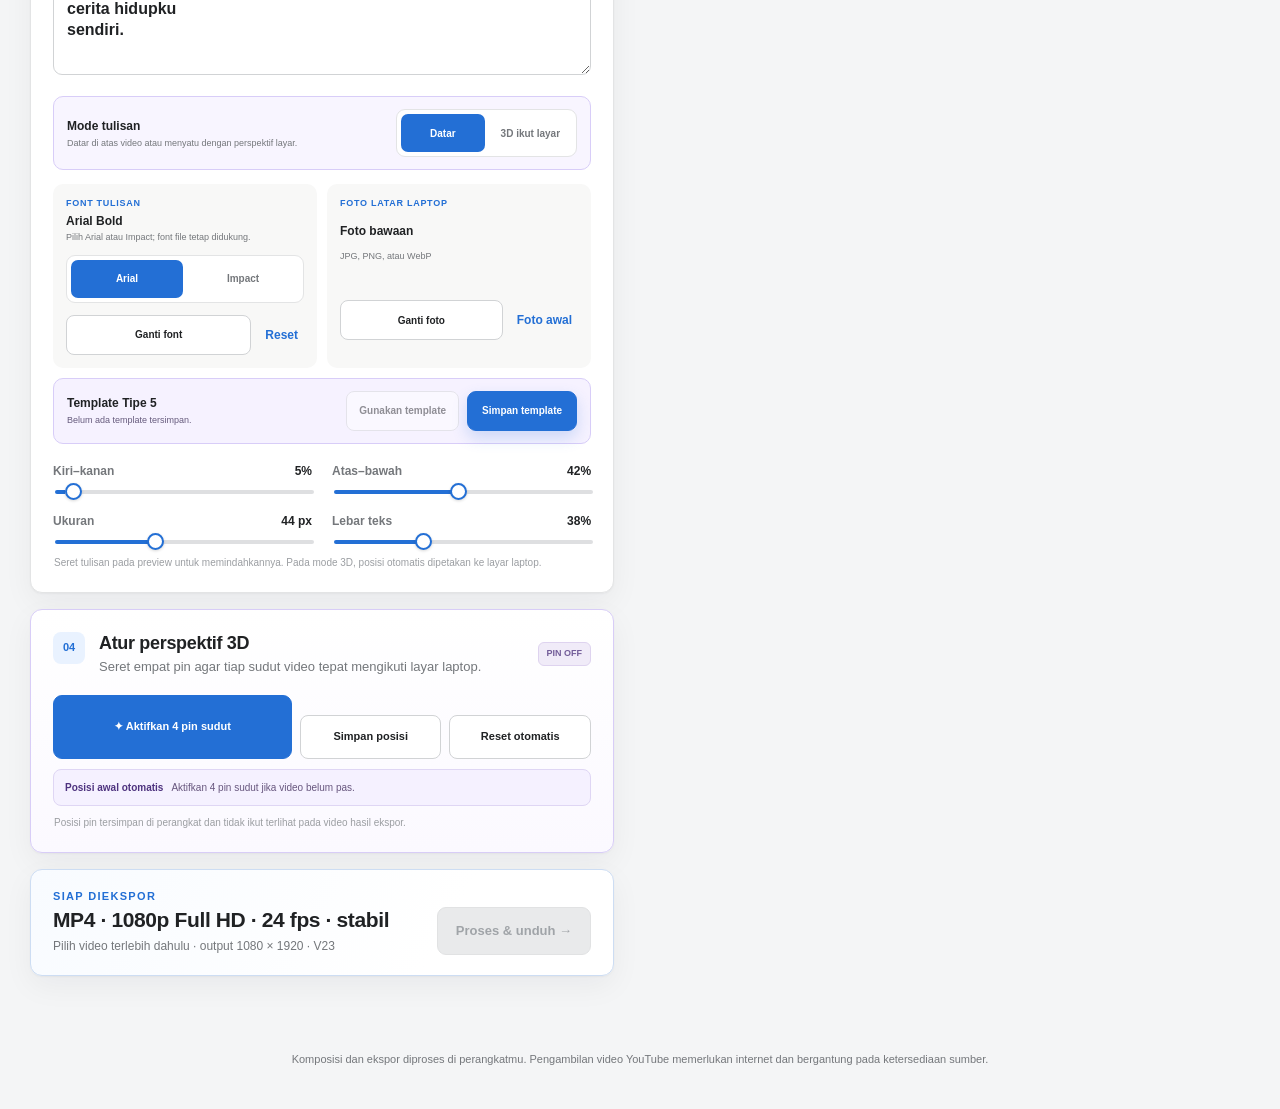
<file: tipe5.html>
<!doctype html>
<html lang="id">
  <head>
    <meta charset="utf-8" />
    <meta
      name="viewport"
      content="width=device-width,initial-scale=1,viewport-fit=cover"
    />
    <meta name="theme-color" content="#f4f5f6" />
    <meta name="mobile-web-app-capable" content="yes" />
    <meta name="apple-mobile-web-app-capable" content="yes" />
    <meta name="format-detection" content="telephone=no" />
    <meta
      name="description"
      content="Buat video Full HD 1080p berdurasi 18 detik atau sesuai pilihan yang menyatu ke layar foto laptop."
    />
    <title>Tipe 5 — YouTube di Laptop</title>
    <link rel="manifest" href="manifest.webmanifest" />
    <link rel="apple-touch-icon" href="icons/app-icon-180.png" />
    <link rel="stylesheet" href="styles.css" />
    <link rel="stylesheet" href="tipe5.css?v=23" />
    <script src="assets/laptop-template-inline.js?v=23" defer></script>
    <script src="pwa.js?v=23" defer></script>
    <script src="vendor/mediabunny.min.js" defer></script>
    <script src="tipe5.js?v=23" defer></script>
  </head>
  <body class="tipe5-page">
    <a class="skip-link" href="#tipe5Workspace">Lewati ke workspace</a>
    <header class="topbar">
      <div class="brand-wrap">
        <div class="brand-mark" aria-hidden="true">Aa</div>
        <div>
          <p class="eyebrow">CONTENT STUDIO</p>
          <h1>Caption Foto HD</h1>
        </div>
      </div>
      <div class="topbar-actions">
        <nav class="mode-nav" aria-label="Pilih generator">
          <a href="index.html">Foto batch</a><a href="video.html">Video 9:16</a
          ><a href="tipe3.html">Tipe 3</a><a href="tipe1.html">Tipe 1</a
          ><a href="tipe5.html" class="active" aria-current="page">Tipe 5</a>
        </nav>
        <div class="privacy-badge">
          <span class="privacy-dot"></span>Ekspor lokal
        </div>
      </div>
    </header>
    <main id="tipe5Workspace" class="workspace tipe5-workspace">
      <section class="intro tipe5-intro" aria-labelledby="tipe5-title">
        <div>
          <p class="kicker">BAGIAN 5 · YOUTUBE DI LAYAR LAPTOP</p>
          <h2 id="tipe5-title">
            Tempel link, pilih waktunya, lalu buat video 18 detik.
          </h2>
          <p>
            Video mengikuti perspektif layar laptop; tulisan dapat dibuat datar
            atau 3D mengikuti layar.
          </p>
        </div>
        <ol class="stepper">
          <li class="active"><span>1</span>YouTube</li>
          <li><span>2</span>18 detik</li>
          <li><span>3</span>MP4</li>
        </ol>
      </section>
      <div class="app-grid tipe5-grid">
        <div class="controls">
          <section class="panel" aria-labelledby="youtube-title">
            <div class="panel-heading">
              <div class="step-number">01</div>
              <div>
                <h3 id="youtube-title">Pilih sumber video</h3>
                <p>Preview dari YouTube; sumber ekspor dari Drive atau file.</p>
              </div>
              <span class="count-badge">YOUTUBE + DRIVE · V23</span>
            </div>
            <label class="t5-label" for="youtubeUrl">LINK YOUTUBE</label>
            <div class="youtube-row">
              <input
                id="youtubeUrl"
                type="url"
                inputmode="url"
                autocomplete="off"
                placeholder="https://youtu.be/…"
              /><button id="loadYoutube" class="primary-button" type="button">
                Tampilkan
              </button>
            </div>
            <div
              id="youtubeStatus"
              class="youtube-status"
              role="status"
              aria-live="polite"
            >
              <span class="status-dot"></span
              ><span>V23 · Tempel link untuk preview YouTube.</span>
            </div>
            <div class="source-divider"><span>ATAU SUMBER EKSPOR</span></div>
            <div id="driveSourcePanel" class="drive-source-panel">
              <div class="drive-heading">
                <div class="drive-mark" aria-hidden="true">G</div>
                <div>
                  <strong>Google Drive</strong>
                  <small>Atur akses file: Siapa saja yang memiliki link.</small>
                </div>
              </div>
              <label class="t5-label" for="googleDriveUrl"
                >LINK GOOGLE DRIVE</label
              >
              <div class="youtube-row drive-row">
                <input
                  id="googleDriveUrl"
                  type="url"
                  inputmode="url"
                  autocomplete="off"
                  placeholder="https://drive.google.com/file/d/…/view"
                /><button
                  id="loadGoogleDrive"
                  class="drive-button"
                  type="button"
                >
                  Gunakan Drive
                </button>
              </div>
              <div
                id="googleDriveStatus"
                class="drive-status"
                role="status"
                aria-live="polite"
              >
                <span class="status-dot"></span
                ><span>Tempel link publik, atau pilih file dari Drive.</span>
              </div>
              <label
                class="dropzone compact drive-picker"
                for="fallbackVideoInput"
                ><input
                  id="fallbackVideoInput"
                  type="file"
                  accept="video/*,.mp4,.webm,.mov"
                /><span class="drop-icon">▶</span
                ><span class="drop-copy"
                  ><strong>Pilih dari Google Drive / HP</strong
                  ><small
                    >Paling stabil · MP4/WebM/MOV · sesuai durasi pilihan</small
                  ></span
                ></label
              >
              <details class="drive-help">
                <summary>Cara menyiapkan link Drive</summary>
                <p>
                  Buka file di Drive, pilih Bagikan, ubah akses menjadi “Siapa
                  saja yang memiliki link”, lalu salin link. Jika browser tetap
                  memblokir link, gunakan tombol pilih file di atas.
                </p>
              </details>
            </div>
            <p class="rights-note">
              Gunakan hanya video milikmu, berlisensi, atau yang sudah kamu
              dapatkan izinnya.
            </p>
            <video
              id="sourceVideo"
              class="source-video-helper"
              playsinline
              preload="auto"
              crossorigin="anonymous"
            ></video>
          </section>
          <section class="panel" aria-labelledby="clip-title">
            <div class="panel-heading">
              <div class="step-number">02</div>
              <div>
                <h3 id="clip-title">Pilih menit dan detik</h3>
                <p>Durasi awal 18 detik dan dapat diatur antara 5–60 detik.</p>
              </div>
              <span id="durationBadge" class="lock-badge">18 DETIK</span>
            </div>
            <div class="time-grid">
              <label
                ><span>MENIT</span
                ><input
                  id="startMinutes"
                  type="number"
                  min="0"
                  value="0"
                  inputmode="numeric" /></label
              ><b>:</b
              ><label
                ><span>DETIK</span
                ><input
                  id="startSeconds"
                  type="number"
                  min="0"
                  max="59"
                  value="0"
                  inputmode="numeric"
              /></label>
              <div class="duration">
                <small>DURASI</small><strong id="durationDisplay">00:18</strong>
              </div>
            </div>
            <label class="range-title" for="clipStartRange"
              ><span>Geser waktu mulai</span
              ><output id="clipStartOutput">00:00</output></label
            ><input
              id="clipStartRange"
              type="range"
              min="0"
              max="0"
              value="0"
              step="1"
              disabled
            />
            <label class="range-title duration-range-title" for="clipDuration"
              ><span>Durasi potongan</span
              ><output id="clipDurationOutput">18 detik</output></label
            ><input
              id="clipDuration"
              type="range"
              min="5"
              max="60"
              value="18"
              step="1"
            />
            <label class="range-title volume-range-title" for="audioVolume"
              ><span>Volume suara</span
              ><output id="audioVolumeOutput">100%</output></label
            ><input
              id="audioVolume"
              type="range"
              min="0"
              max="100"
              value="100"
              step="1"
            />
            <div class="volume-scale">
              <span>Hening</span><span>Suara asli</span>
            </div>
            <div class="clip-summary">
              <span id="clipRangeLabel">00:00 → 00:18</span
              ><strong id="clipDurationSummary">18 detik</strong>
            </div>
            <button
              id="previewClip"
              class="secondary-button full-button"
              type="button"
            >
              ▶ Preview potongan 18 detik
            </button>
          </section>
          <section class="panel" aria-labelledby="caption-title">
            <div class="panel-heading">
              <div class="step-number">03</div>
              <div>
                <h3 id="caption-title">Atur tulisan</h3>
                <p>Pilih tulisan datar atau 3D yang mengikuti layar laptop.</p>
              </div>
              <span id="captionModeBadge" class="count-badge">TEKS DATAR</span>
            </div>
            <label class="t5-label" for="captionText">TULISAN VIDEO</label
            ><textarea
              id="captionText"
              class="caption-box"
              rows="5"
              maxlength="260"
            >
aku hampir
gila oleh alur
cerita hidupku
sendiri.</textarea>
            <div class="caption-mode-panel">
              <div>
                <strong>Mode tulisan</strong>
                <small
                  >Datar di atas video atau menyatu dengan perspektif
                  layar.</small
                >
              </div>
              <div
                class="caption-mode-options"
                role="group"
                aria-label="Mode tulisan"
              >
                <button
                  class="active"
                  type="button"
                  data-caption-mode="flat"
                  aria-pressed="true"
                >
                  Datar
                </button>
                <button
                  type="button"
                  data-caption-mode="perspective"
                  aria-pressed="false"
                >
                  3D ikut layar
                </button>
              </div>
            </div>
            <div class="t5-asset-grid">
              <div class="t5-asset-card">
                <div class="t5-asset-copy">
                  <span>FONT TULISAN</span>
                  <strong id="tipe5FontLabel">Arial Bold</strong>
                  <small
                    >Pilih Arial atau Impact; font file tetap didukung.</small
                  >
                </div>
                <div
                  class="font-preset-options"
                  role="group"
                  aria-label="Pilihan font"
                >
                  <button
                    class="active"
                    type="button"
                    data-font-preset="arial"
                    aria-pressed="true"
                  >
                    Arial
                  </button>
                  <button
                    type="button"
                    data-font-preset="impact"
                    aria-pressed="false"
                  >
                    Impact
                  </button>
                </div>
                <div class="t5-asset-actions">
                  <label
                    class="secondary-button t5-file-button"
                    for="tipe5FontInput"
                  >
                    Ganti font
                    <input
                      id="tipe5FontInput"
                      type="file"
                      accept=".ttf,.otf,.woff,.woff2,font/ttf,font/otf,font/woff,font/woff2"
                    />
                  </label>
                  <button id="resetTipe5Font" class="text-button" type="button">
                    Reset
                  </button>
                </div>
              </div>
              <div class="t5-asset-card">
                <div class="t5-asset-copy">
                  <span>FOTO LATAR LAPTOP</span>
                  <strong id="tipe5BackgroundLabel">Foto bawaan</strong>
                  <small>JPG, PNG, atau WebP</small>
                </div>
                <div class="t5-asset-actions">
                  <label
                    class="secondary-button t5-file-button"
                    for="tipe5BackgroundInput"
                  >
                    Ganti foto
                    <input
                      id="tipe5BackgroundInput"
                      type="file"
                      accept="image/jpeg,image/png,image/webp,.jpg,.jpeg,.png,.webp"
                    />
                  </label>
                  <button
                    id="resetTipe5Background"
                    class="text-button"
                    type="button"
                  >
                    Foto awal
                  </button>
                </div>
              </div>
            </div>
            <div class="t5-template-bar">
              <div>
                <strong>Template Tipe 5</strong>
                <small id="tipe5TemplateStatus"
                  >Belum ada template tersimpan.</small
                >
              </div>
              <div class="t5-template-actions">
                <button
                  id="useTipe5Template"
                  class="secondary-button"
                  type="button"
                  disabled
                >
                  Gunakan template
                </button>
                <button
                  id="saveTipe5Template"
                  class="primary-button"
                  type="button"
                >
                  Simpan template
                </button>
                <button
                  id="deleteTipe5Template"
                  class="text-button"
                  type="button"
                  hidden
                >
                  Hapus
                </button>
              </div>
            </div>
            <div class="t5-sliders">
              <label class="slider-field"
                ><span>Kiri–kanan <output id="captionXOutput">5%</output></span
                ><input
                  id="captionX"
                  type="range"
                  min="2"
                  max="78"
                  value="5" /></label
              ><label class="slider-field"
                ><span>Atas–bawah <output id="captionYOutput">42%</output></span
                ><input
                  id="captionY"
                  type="range"
                  min="5"
                  max="82"
                  value="42" /></label
              ><label class="slider-field"
                ><span
                  >Ukuran <output id="captionSizeOutput">44 px</output></span
                ><input
                  id="captionSize"
                  type="range"
                  min="28"
                  max="70"
                  value="44" /></label
              ><label class="slider-field"
                ><span
                  >Lebar teks <output id="captionWidthOutput">38%</output></span
                ><input
                  id="captionWidth"
                  type="range"
                  min="22"
                  max="70"
                  value="38"
              /></label>
            </div>
            <p class="drag-note">
              Seret tulisan pada preview untuk memindahkannya. Pada mode 3D,
              posisi otomatis dipetakan ke layar laptop.
            </p>
          </section>
          <section
            class="panel perspective-panel"
            aria-labelledby="perspective-title"
          >
            <div class="panel-heading">
              <div class="step-number">04</div>
              <div>
                <h3 id="perspective-title">Atur perspektif 3D</h3>
                <p>
                  Seret empat pin agar tiap sudut video tepat mengikuti layar
                  laptop.
                </p>
              </div>
              <span id="cornerPinBadge" class="pin-mode-badge">PIN OFF</span>
            </div>
            <div class="perspective-actions">
              <button
                id="toggleCornerPins"
                class="primary-button perspective-primary"
                type="button"
              >
                ✦ Aktifkan 4 pin sudut</button
              ><button
                id="saveCornerPins"
                class="secondary-button"
                type="button"
              >
                Simpan posisi</button
              ><button
                id="resetCornerPins"
                class="secondary-button"
                type="button"
              >
                Reset otomatis
              </button>
            </div>
            <div
              id="cornerPinStatus"
              class="corner-pin-status"
              role="status"
              aria-live="polite"
            >
              <strong>Posisi awal otomatis</strong
              ><span>Aktifkan pin, lalu seret 1–4 langsung pada preview.</span>
            </div>
            <p class="drag-note">
              Posisi pin tersimpan di perangkat dan tidak ikut terlihat pada
              video hasil ekspor.
            </p>
          </section>
          <section class="export-panel t5-export">
            <div>
              <p class="export-label">SIAP DIEKSPOR</p>
              <h3>MP4 · 1080p Full HD · 24 fps · stabil</h3>
              <p id="exportSummary">
                Pilih video terlebih dahulu · output 1080 × 1920 · V23
              </p>
            </div>
            <div class="export-actions">
              <button
                id="generateTipe5"
                class="primary-button"
                type="button"
                disabled
              >
                Proses & unduh →</button
              ><button
                id="shareTipe5"
                class="share-button"
                type="button"
                hidden
              >
                ↗ Bagikan MP4
              </button>
            </div>
          </section>
          <div class="t5-dock" aria-label="Aksi cepat Tipe 5">
            <button id="mobilePreviewTipe5" type="button">▶ Preview</button
            ><button
              id="mobileGenerateTipe5"
              class="dock-primary"
              type="button"
              disabled
            >
              ↓ Ekspor</button
            ><button
              id="mobileShareTipe5"
              class="dock-share"
              type="button"
              hidden
            >
              ↗ Bagikan
            </button>
          </div>
        </div>
        <aside class="preview-column t5-preview-column">
          <div class="preview-card t5-preview-card">
            <div class="preview-header">
              <div>
                <p class="preview-label">PREVIEW TIPE 5</p>
                <h3>Video menyatu ke laptop</h3>
              </div>
              <span class="quality-chip">9:16</span>
            </div>
            <div id="previewStage" class="t5-stage">
              <canvas id="tipe5Canvas" width="720" height="1280"></canvas>
              <div id="youtubeEmbedLayer" class="youtube-layer" hidden>
                <iframe
                  id="youtubeEmbed"
                  title="Preview YouTube di layar laptop"
                  allow="autoplay; encrypted-media; picture-in-picture"
                  referrerpolicy="strict-origin-when-cross-origin"
                ></iframe>
              </div>
              <div id="cornerPinLayer" class="corner-pin-layer" hidden>
                <svg
                  class="corner-pin-svg"
                  viewBox="0 0 720 1280"
                  preserveAspectRatio="none"
                  aria-hidden="true"
                >
                  <polygon
                    id="cornerPinPolygon"
                    points="0,423 532,450 614,891 0,964"
                  ></polygon></svg
                ><button
                  class="corner-pin"
                  type="button"
                  data-pin="0"
                  aria-label="Pin 1 kiri atas"
                >
                  <span>1</span><small>KIRI ATAS</small></button
                ><button
                  class="corner-pin"
                  type="button"
                  data-pin="1"
                  aria-label="Pin 2 kanan atas"
                >
                  <span>2</span><small>KANAN ATAS</small></button
                ><button
                  class="corner-pin"
                  type="button"
                  data-pin="2"
                  aria-label="Pin 3 kanan bawah"
                >
                  <span>3</span><small>KANAN BAWAH</small></button
                ><button
                  class="corner-pin"
                  type="button"
                  data-pin="3"
                  aria-label="Pin 4 kiri bawah"
                >
                  <span>4</span><small>KIRI BAWAH</small>
                </button>
                <div class="pin-help">SERET PIN 1–4 KE SUDUT LAYAR</div>
              </div>
              <div id="stageMessage" class="stage-message">
                <strong>Foto laptop siap</strong
                ><small>Masukkan link YouTube.</small>
              </div>
              <span id="perspectiveBadge" class="screen-badge"
                >PIN 3D: OTOMATIS</span
              >
            </div>
            <div class="playbar">
              <button
                id="playPausePreview"
                class="icon-button bordered"
                type="button"
                disabled
              >
                ▶
              </button>
              <div class="preview-time">
                <span id="previewCurrentTime">00:00</span>
                <div><span id="previewProgressBar"></span></div>
                <span id="previewEndTime">00:18</span>
              </div>
            </div>
            <div class="preview-footer">
              <span>Output 1080 × 1920</span
              ><span class="quality-chip">H.264</span><span>Full HD</span>
            </div>
          </div>
          <div class="tip-card t5-tip">
            <span class="tip-mark">i</span>
            <p>
              <strong>Mode stabil anti-green aktif</strong>. Setiap frame Full
              HD disalin aman sebelum masuk encoder agar hasil tidak hijau atau
              tersendat.
            </p>
          </div>
        </aside>
      </div>
    </main>
    <dialog id="tipe5ProgressDialog" class="progress-dialog">
      <div class="progress-content">
        <div class="progress-spinner"></div>
        <p class="preview-label">MEMBUAT VIDEO TIPE 5</p>
        <h2 id="tipe5ProgressTitle">Menyiapkan MP4…</h2>
        <p id="tipe5ProgressDetail">Jangan tutup tab ini.</p>
        <div class="progress-track"><span id="tipe5ProgressBar"></span></div>
        <div class="progress-meta">
          <span id="tipe5ProgressPercent">0%</span
          ><span id="tipe5ProgressCounter">0 / 480</span>
        </div>
        <button id="cancelTipe5" class="secondary-button" type="button">
          Batalkan
        </button>
      </div>
    </dialog>
    <div id="tipe5Toast" class="toast" role="status" aria-live="polite"></div>
    <footer>
      <p>
        Komposisi dan ekspor diproses di perangkatmu. Pengambilan video YouTube
        memerlukan internet dan bergantung pada ketersediaan sumber.
      </p>
    </footer>
  </body>
</html>
</file>
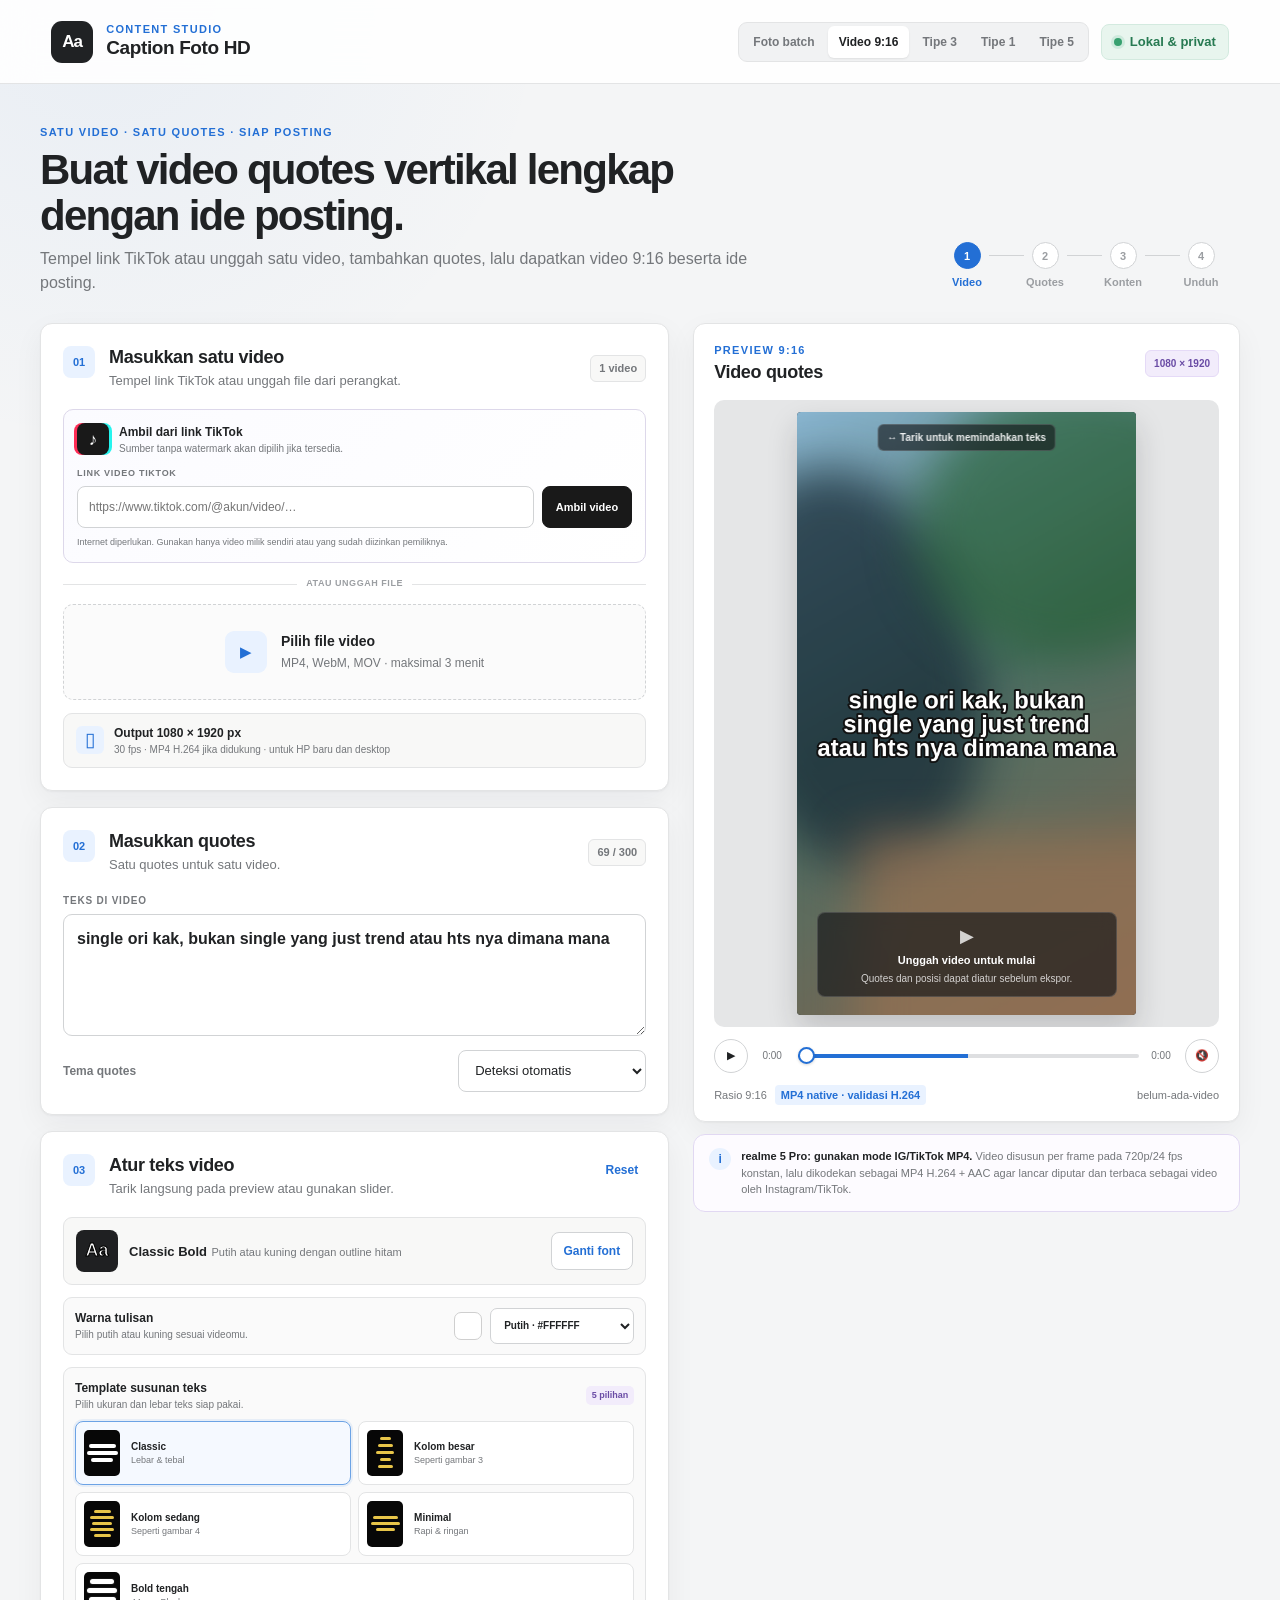
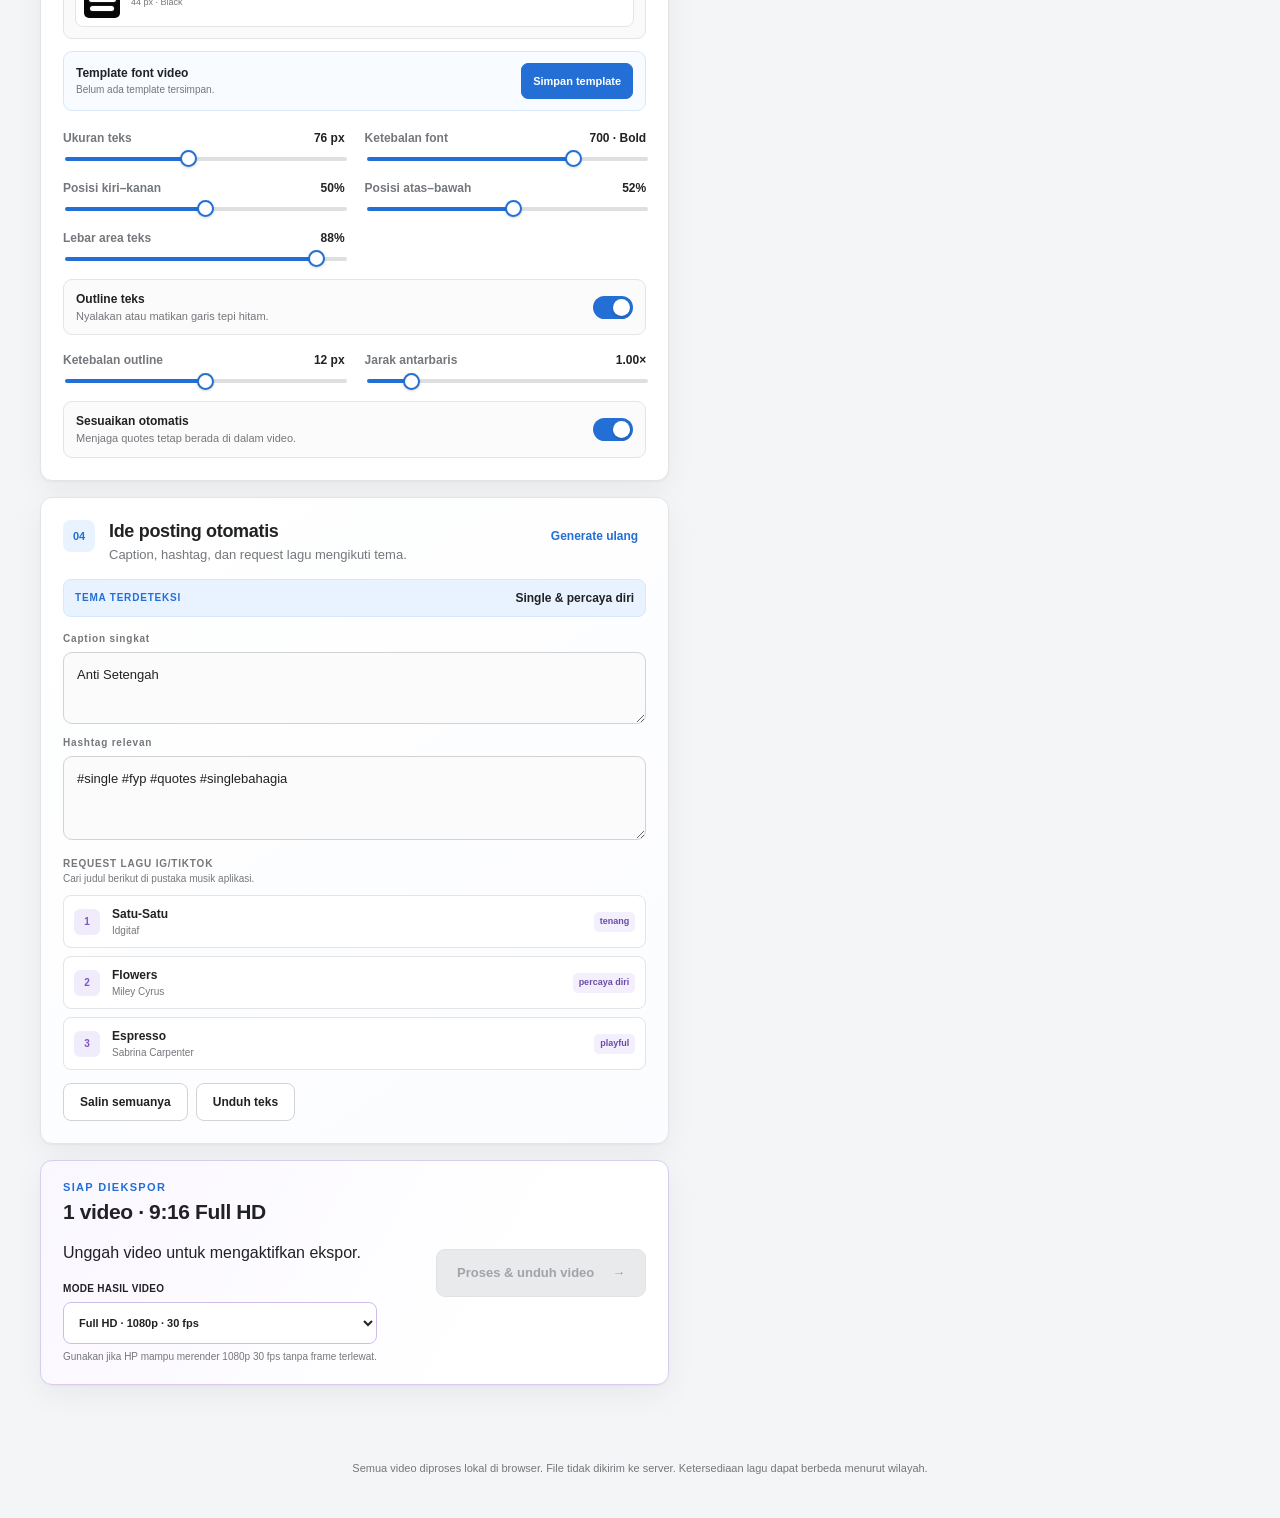
<file: video.html>
<!doctype html>
<html lang="id">
<head>
  <meta charset="utf-8" />
  <meta name="viewport" content="width=device-width, initial-scale=1, viewport-fit=cover" />
  <meta name="theme-color" content="#f4f5f6" />
  <meta name="mobile-web-app-capable" content="yes" />
  <meta name="apple-mobile-web-app-capable" content="yes" />
  <meta name="apple-mobile-web-app-status-bar-style" content="default" />
  <meta name="format-detection" content="telephone=no" />
  <meta name="description" content="Buat satu video quotes 9:16 lengkap dengan caption, hashtag, dan rekomendasi lagu." />
  <title>Video Quotes 9:16 — Caption Foto HD</title>
  <link rel="manifest" href="manifest.webmanifest" />
  <link rel="apple-touch-icon" href="icons/app-icon-180.png" />
  <link rel="stylesheet" href="styles.css" />
  <link rel="stylesheet" href="video.css" />
  <script src="pwa.js" defer></script>
  <script src="vendor/mediabunny.min.js" defer></script>
  <script src="video.js" defer></script>
</head>
<body class="video-page">
  <a class="skip-link" href="#videoWorkspace">Lewati ke workspace</a>

  <header class="topbar">
    <div class="brand-wrap">
      <div class="brand-mark" aria-hidden="true">Aa</div>
      <div>
        <p class="eyebrow">CONTENT STUDIO</p>
        <h1>Caption Foto HD</h1>
      </div>
    </div>
    <div class="topbar-actions">
      <nav class="mode-nav" aria-label="Pilih generator">
        <a href="index.html">Foto batch</a>
        <a href="video.html" class="active" aria-current="page">Video 9:16</a>
        <a href="tipe3.html">Tipe 3</a>
        <a href="tipe1.html">Tipe 1</a>
              <a href="tipe5.html">Tipe 5</a>
      </nav>
      <div class="privacy-badge" title="Semua file diproses di browser, tanpa diunggah ke server">
        <span class="privacy-dot" aria-hidden="true"></span>
        Lokal & privat
      </div>
    </div>
  </header>

  <main id="videoWorkspace" class="workspace video-workspace">
    <section class="intro video-intro" aria-labelledby="video-intro-title">
      <div>
        <p class="kicker">SATU VIDEO · SATU QUOTES · SIAP POSTING</p>
        <h2 id="video-intro-title">Buat video quotes vertikal lengkap dengan ide posting.</h2>
        <p>Tempel link TikTok atau unggah satu video, tambahkan quotes, lalu dapatkan video 9:16 beserta ide posting.</p>
      </div>
      <ol class="stepper" aria-label="Alur kerja">
        <li class="active"><span>1</span>Video</li>
        <li><span>2</span>Quotes</li>
        <li><span>3</span>Konten</li>
        <li><span>4</span>Unduh</li>
      </ol>
    </section>

    <div class="app-grid video-grid">
      <div class="controls" aria-label="Pengaturan video quotes">
        <section class="panel" aria-labelledby="upload-video-title">
          <div class="panel-heading">
            <div class="step-number">01</div>
            <div>
              <h3 id="upload-video-title">Masukkan satu video</h3>
              <p>Tempel link TikTok atau unggah file dari perangkat.</p>
            </div>
            <span class="count-badge">1 video</span>
          </div>

          <div class="tiktok-import-card">
            <div class="tiktok-import-heading">
              <span class="tiktok-mark" aria-hidden="true">♪</span>
              <span><strong>Ambil dari link TikTok</strong><small>Sumber tanpa watermark akan dipilih jika tersedia.</small></span>
            </div>
            <label class="tiktok-url-label" for="tiktokUrl">LINK VIDEO TIKTOK</label>
            <div class="tiktok-url-row">
              <input id="tiktokUrl" type="url" inputmode="url" autocomplete="off" placeholder="https://www.tiktok.com/@akun/video/…" />
              <button id="importTikTokButton" class="tiktok-import-button" type="button">Ambil video</button>
            </div>
            <div id="tiktokImportStatus" class="tiktok-import-status" role="status" aria-live="polite" hidden></div>
            <p class="tiktok-usage-note">Internet diperlukan. Gunakan hanya video milik sendiri atau yang sudah diizinkan pemiliknya.</p>
          </div>

          <div class="video-source-divider"><span>atau unggah file</span></div>

          <label id="videoDropzone" class="dropzone" for="videoInput">
            <input id="videoInput" type="file" accept="video/mp4,video/webm,video/quicktime" />
            <span class="drop-icon video-upload-icon" aria-hidden="true">▶</span>
            <span class="drop-copy">
              <strong>Pilih file video</strong>
              <small>MP4, WebM, MOV · maksimal 3 menit</small>
            </span>
          </label>

          <div id="videoStatus" class="file-status" hidden>
            <span class="file-symbol video-symbol" aria-hidden="true">V</span>
            <span class="file-meta">
              <strong id="videoFileName">—</strong>
              <small id="videoFileInfo">—</small>
            </span>
            <button id="clearVideo" class="icon-button" type="button" aria-label="Hapus video">×</button>
          </div>
          <video id="sourceVideo" playsinline preload="metadata" hidden></video>

          <div class="format-lock">
            <span aria-hidden="true">▯</span>
            <div><strong id="outputResolutionTitle">Output 1080 × 1920 px</strong><small id="outputResolutionHint">Ukuran Reels Instagram dan TikTok · rasio 9:16</small></div>
          </div>
        </section>

        <section class="panel" aria-labelledby="quote-title">
          <div class="panel-heading">
            <div class="step-number">02</div>
            <div>
              <h3 id="quote-title">Masukkan quotes</h3>
              <p>Satu quotes untuk satu video.</p>
            </div>
            <span id="quoteCounter" class="count-badge">72 / 300</span>
          </div>

          <label class="quote-field" for="quoteInput">
            <span>TEKS DI VIDEO</span>
            <textarea id="quoteInput" rows="4" maxlength="300">single ori kak, bukan single yang just trend atau hts nya dimana mana</textarea>
          </label>

          <div class="field-row">
            <label for="themeSelect">Tema quotes</label>
            <select id="themeSelect">
              <option value="auto">Deteksi otomatis</option>
              <option value="single">Single & percaya diri</option>
              <option value="love">Cinta</option>
              <option value="heartbreak">Galau & patah hati</option>
              <option value="healing">Healing</option>
              <option value="motivation">Motivasi</option>
              <option value="friendship">Persahabatan</option>
              <option value="religious">Religi</option>
              <option value="funny">Santai & lucu</option>
              <option value="life">Kehidupan</option>
            </select>
          </div>
        </section>

        <section class="panel" aria-labelledby="video-style-title">
          <div class="panel-heading">
            <div class="step-number">03</div>
            <div>
              <h3 id="video-style-title">Atur teks video</h3>
              <p>Tarik langsung pada preview atau gunakan slider.</p>
            </div>
            <button id="resetVideoStyle" class="text-button" type="button">Reset</button>
          </div>

          <div class="font-card">
            <div>
              <span class="font-preview">Aa</span>
              <span>
                <strong id="videoFontLabel">Classic Bold</strong>
                <small>Putih atau kuning dengan outline hitam</small>
              </span>
            </div>
            <label class="upload-font" for="videoFontInput">
              Ganti font
              <input id="videoFontInput" type="file" accept=".ttf,.otf,.woff,.woff2,font/ttf,font/otf" />
            </label>
          </div>

          <label class="video-color-field" for="videoTextColor">
            <span><strong>Warna tulisan</strong><small>Pilih putih atau kuning sesuai videomu.</small></span>
            <span class="video-color-control">
              <span id="videoTextColorSwatch" class="video-color-swatch" aria-hidden="true"></span>
              <select id="videoTextColor">
                <option value="#ffffff">Putih · #FFFFFF</option>
                <option value="#e7c549">Kuning · #E7C549</option>
              </select>
            </span>
          </label>

          <div class="text-layout-panel">
            <div class="text-layout-heading">
              <span><strong>Template susunan teks</strong><small>Pilih ukuran dan lebar teks siap pakai.</small></span>
              <span class="layout-count-badge">5 pilihan</span>
            </div>
            <div class="text-layout-grid" role="group" aria-label="Template susunan teks">
              <button class="text-layout-option active" type="button" data-layout-preset="classic" aria-pressed="true">
                <span class="layout-thumb layout-thumb-classic" aria-hidden="true"><i></i><i></i><i></i></span>
                <span><strong>Classic</strong><small>Lebar & tebal</small></span>
              </button>
              <button class="text-layout-option" type="button" data-layout-preset="columnLarge" aria-pressed="false">
                <span class="layout-thumb layout-thumb-large" aria-hidden="true"><i></i><i></i><i></i><i></i><i></i></span>
                <span><strong>Kolom besar</strong><small>Seperti gambar 3</small></span>
              </button>
              <button class="text-layout-option" type="button" data-layout-preset="columnMedium" aria-pressed="false">
                <span class="layout-thumb layout-thumb-medium" aria-hidden="true"><i></i><i></i><i></i><i></i><i></i></span>
                <span><strong>Kolom sedang</strong><small>Seperti gambar 4</small></span>
              </button>
              <button class="text-layout-option" type="button" data-layout-preset="minimal" aria-pressed="false">
                <span class="layout-thumb layout-thumb-minimal" aria-hidden="true"><i></i><i></i><i></i></span>
                <span><strong>Minimal</strong><small>Rapi & ringan</small></span>
              </button>
              <button class="text-layout-option" type="button" data-layout-preset="boldCenter" aria-pressed="false">
                <span class="layout-thumb layout-thumb-bold-center" aria-hidden="true"><i></i><i></i><i></i><i></i></span>
                <span><strong>Bold tengah</strong><small>44 px · Black</small></span>
              </button>
            </div>
          </div>

          <div class="font-template-bar">
            <div>
              <strong>Template font video</strong>
              <small id="fontTemplateStatus">Belum ada template tersimpan.</small>
            </div>
            <div class="font-template-actions">
              <button id="saveFontTemplate" class="template-save-button" type="button">Simpan template</button>
              <button id="deleteFontTemplate" class="text-button" type="button" hidden>Hapus</button>
            </div>
          </div>

          <div class="slider-grid video-slider-grid">
            <label class="slider-field" for="videoFontSize">
              <span>Ukuran teks <output id="videoFontSizeValue">76 px</output></span>
              <input id="videoFontSize" type="range" min="42" max="120" value="76" />
            </label>
            <label class="slider-field" for="videoFontWeight">
              <span>Ketebalan font <output id="videoFontWeightValue">700 · Bold</output></span>
              <input id="videoFontWeight" type="range" min="100" max="900" step="100" value="700" />
            </label>
            <label class="slider-field" for="videoPositionX">
              <span>Posisi kiri–kanan <output id="videoPositionXValue">50%</output></span>
              <input id="videoPositionX" type="range" min="15" max="85" value="50" />
            </label>
            <label class="slider-field" for="videoPositionY">
              <span>Posisi atas–bawah <output id="videoPositionYValue">52%</output></span>
              <input id="videoPositionY" type="range" min="8" max="92" value="52" />
            </label>
            <label class="slider-field" for="videoTextWidth">
              <span>Lebar area teks <output id="videoTextWidthValue">88%</output></span>
              <input id="videoTextWidth" type="range" min="20" max="94" value="88" />
            </label>
            <label class="toggle-field outline-toggle" for="videoOutlineEnabled">
              <span><strong>Outline teks</strong><small>Nyalakan atau matikan garis tepi hitam.</small></span>
              <input id="videoOutlineEnabled" type="checkbox" checked />
              <span class="toggle-ui" aria-hidden="true"></span>
            </label>
            <label class="slider-field outline-width-field" for="videoStrokeWidth">
              <span>Ketebalan outline <output id="videoStrokeWidthValue">12 px</output></span>
              <input id="videoStrokeWidth" type="range" min="4" max="20" value="12" />
            </label>
            <label class="slider-field" for="videoLineHeight">
              <span>Jarak antarbaris <output id="videoLineHeightValue">1.00×</output></span>
              <input id="videoLineHeight" type="range" min="88" max="175" value="100" />
            </label>
            <label class="toggle-field" for="videoAutoFit">
              <span><strong>Sesuaikan otomatis</strong><small>Menjaga quotes tetap berada di dalam video.</small></span>
              <input id="videoAutoFit" type="checkbox" checked />
              <span class="toggle-ui" aria-hidden="true"></span>
            </label>
          </div>
        </section>

        <section class="panel social-panel" aria-labelledby="social-title">
          <div class="panel-heading social-heading">
            <div class="step-number">04</div>
            <div>
              <h3 id="social-title">Ide posting otomatis</h3>
              <p>Caption, hashtag, dan request lagu mengikuti tema.</p>
            </div>
            <button id="regenerateSocial" class="text-button" type="button">Generate ulang</button>
          </div>

          <div class="detected-theme"><span>TEMA TERDETEKSI</span><strong id="detectedTheme">Single & percaya diri</strong></div>

          <label class="social-field" for="socialCaption">
            <span>Caption singkat</span>
            <textarea id="socialCaption" rows="2"></textarea>
          </label>
          <label class="social-field" for="hashtagText">
            <span>Hashtag relevan</span>
            <textarea id="hashtagText" rows="3"></textarea>
          </label>

          <div class="songs-header">
            <div><span>REQUEST LAGU IG/TIKTOK</span><small>Cari judul berikut di pustaka musik aplikasi.</small></div>
          </div>
          <div id="songList" class="song-list"></div>

          <div class="social-actions">
            <button id="copySocial" class="secondary-button compact-button" type="button">Salin semuanya</button>
            <button id="downloadSocial" class="secondary-button compact-button" type="button">Unduh teks</button>
          </div>
        </section>

        <section class="export-panel video-export" aria-labelledby="video-export-title">
          <div>
            <p class="export-label">SIAP DIEKSPOR</p>
            <h3 id="video-export-title">1 video · 9:16 HD</h3>
            <p id="videoExportHint">Unggah video untuk mengaktifkan ekspor.</p>
            <label class="export-profile-control" for="videoExportProfile">
              <span>Mode hasil video</span>
              <select id="videoExportProfile">
                <option value="compatible">IG/TikTok MP4 · 720p · 24 fps</option>
                <option value="fullHd">Full HD · 1080p · 30 fps</option>
              </select>
              <small id="videoExportProfileHelp">MP4 H.264 + AAC disarankan untuk realme 5 Pro.</small>
            </label>
          </div>
          <div class="video-export-actions">
            <button id="generateVideoButton" class="primary-button" type="button" disabled>
              <span>Proses & unduh video</span><span aria-hidden="true">→</span>
            </button>
            <button id="shareGeneratedVideoButton" class="secondary-button share-video-button" type="button" hidden>Bagikan MP4 ke IG/TikTok</button>
          </div>
        </section>
      </div>

      <aside id="videoPreviewColumn" class="preview-column video-preview-column" aria-labelledby="video-preview-title">
        <div class="preview-card video-preview-card">
          <div class="preview-header">
            <div>
              <p class="preview-label">PREVIEW 9:16</p>
              <h3 id="video-preview-title">Video quotes</h3>
            </div>
            <span id="previewResolutionChip" class="ratio-chip">1080 × 1920</span>
          </div>

          <div class="canvas-shell video-canvas-shell">
            <div class="drag-hint" aria-hidden="true">↔ Tarik untuk memindahkan teks</div>
            <canvas id="videoPreviewCanvas" width="540" height="960" title="Tarik untuk memindahkan quotes">Pratinjau video quotes 9:16.</canvas>
            <div id="videoPreviewEmpty" class="preview-empty video-empty">
              <span aria-hidden="true">▶</span>
              <strong>Unggah video untuk mulai</strong>
              <small>Quotes dan posisi dapat diatur sebelum ekspor.</small>
            </div>
          </div>

          <div class="video-player-controls">
            <button id="playPauseButton" class="round-control" type="button" aria-label="Putar video">▶</button>
            <span id="currentTime">0:00</span>
            <input id="seekBar" type="range" min="0" max="1000" value="0" aria-label="Posisi video" />
            <span id="durationTime">0:00</span>
            <button id="muteButton" class="round-control" type="button" aria-label="Aktifkan suara">🔇</button>
          </div>

          <div class="preview-footer">
            <span>Rasio 9:16</span>
            <span id="videoFormatChip" class="quality-chip">Mendeteksi format…</span>
            <span id="previewVideoName">belum-ada-video</span>
          </div>
        </div>

        <div class="tip-card video-tip">
          <span class="tip-mark" aria-hidden="true">i</span>
          <p><strong>realme 5 Pro: gunakan mode IG/TikTok MP4.</strong> Video disusun per frame pada 720p/24 fps konstan, lalu dikodekan sebagai MP4 H.264 + AAC agar lancar diputar dan terbaca sebagai video oleh Instagram/TikTok.</p>
        </div>
      </aside>
    </div>
  </main>

  <nav class="mobile-video-dock" aria-label="Aksi cepat video">
    <button id="mobilePreviewButton" class="mobile-dock-button" type="button"><span aria-hidden="true">▯</span> Preview</button>
    <button id="mobileGenerateVideoButton" class="mobile-dock-button mobile-dock-primary" type="button" disabled><span aria-hidden="true">↓</span> Ekspor</button>
    <button id="mobileShareVideoButton" class="mobile-dock-button mobile-dock-share" type="button" hidden><span aria-hidden="true">↗</span> Ke IG/TikTok</button>
  </nav>

  <dialog id="videoProgressDialog" class="progress-dialog">
    <div class="progress-content">
      <div class="progress-spinner" aria-hidden="true"></div>
      <p class="preview-label">SEDANG MERENDER VIDEO</p>
      <h2 id="videoProgressTitle">Menyiapkan video…</h2>
      <p id="videoProgressDetail">Jangan tutup tab ini.</p>
      <div class="progress-track" aria-hidden="true"><span id="videoProgressBar"></span></div>
      <div class="progress-meta"><span id="videoProgressPercent">0%</span><span id="videoProgressTime">0:00 / 0:00</span></div>
      <button id="cancelVideoGeneration" class="secondary-button" type="button">Batalkan</button>
    </div>
  </dialog>

  <div id="videoToast" class="toast" role="status" aria-live="polite"></div>

  <footer><p>Semua video diproses lokal di browser. File tidak dikirim ke server. Ketersediaan lagu dapat berbeda menurut wilayah.</p></footer>
</body>
</html>
</file>
<file: styles.css>
@font-face {
  font-family: "UiSans";
  src: local("Inter"), local("SF Pro Display"), local("Segoe UI");
  font-display: swap;
}

:root {
  color-scheme: light;
  --ink: #202224;
  --muted: #74777b;
  --faint: #9b9ea2;
  --canvas: #f4f5f6;
  --surface: #ffffff;
  --soft: #f8f8f7;
  --border: #e3e4e5;
  --border-strong: #d1d3d5;
  --accent: #236fd5;
  --accent-hover: #195ebd;
  --accent-soft: #e9f2ff;
  --green: #277a52;
  --green-soft: #e8f5ee;
  --shadow: 0 1px 2px rgba(20, 25, 30, 0.04), 0 10px 30px rgba(20, 25, 30, 0.05);
}

* { box-sizing: border-box; }
[hidden] { display: none !important; }

html { scroll-behavior: smooth; }

body {
  margin: 0;
  min-width: 320px;
  color: var(--ink);
  background:
    radial-gradient(circle at 8% 0%, rgba(35, 111, 213, 0.055), transparent 28rem),
    var(--canvas);
  font-family: UiSans, -apple-system, BlinkMacSystemFont, "Segoe UI", Arial, sans-serif;
  font-size: 16px;
  line-height: 1.5;
  -webkit-font-smoothing: antialiased;
}

button, input, select { font: inherit; }
button, label, select, input[type="range"] { -webkit-tap-highlight-color: transparent; }
button { color: inherit; }

.skip-link {
  position: fixed;
  left: 16px;
  top: -80px;
  z-index: 100;
  padding: 10px 14px;
  color: white;
  background: var(--accent);
  border-radius: 8px;
  text-decoration: none;
}
.skip-link:focus { top: 16px; }

.topbar {
  height: 84px;
  display: flex;
  align-items: center;
  justify-content: space-between;
  gap: 24px;
  padding: 0 clamp(20px, 4vw, 56px);
  background: rgba(255, 255, 255, 0.88);
  border-bottom: 1px solid var(--border);
  backdrop-filter: blur(18px);
  position: sticky;
  top: 0;
  z-index: 20;
}

.brand-wrap { display: flex; align-items: center; gap: 13px; }
.brand-mark {
  width: 42px;
  height: 42px;
  display: grid;
  place-items: center;
  color: white;
  background: var(--ink);
  border-radius: 11px;
  font-family: Arial, sans-serif;
  font-size: 17px;
  font-weight: 800;
  letter-spacing: -1px;
}
.eyebrow, .kicker, .preview-label, .export-label {
  margin: 0;
  color: var(--accent);
  font-size: 11px;
  line-height: 1.2;
  font-weight: 800;
  letter-spacing: 0.12em;
}
.brand-wrap h1 { margin: 1px 0 0; font-size: 19px; line-height: 1.2; letter-spacing: -0.02em; }

.privacy-badge {
  display: inline-flex;
  align-items: center;
  gap: 8px;
  min-height: 36px;
  padding: 7px 12px;
  color: var(--green);
  background: var(--green-soft);
  border: 1px solid #d3eadf;
  border-radius: 8px;
  font-size: 13px;
  font-weight: 700;
}
.privacy-dot { width: 8px; height: 8px; background: #37a06f; border-radius: 50%; box-shadow: 0 0 0 3px rgba(55,160,111,.14); }
.topbar-actions { display: flex; align-items: center; gap: 12px; }
.mode-nav { display: inline-flex; align-items: center; gap: 2px; padding: 3px; background: #f1f2f3; border: 1px solid var(--border); border-radius: 9px; }
.mode-nav a { min-height: 32px; display: inline-flex; align-items: center; justify-content: center; padding: 0 11px; color: var(--muted); border-radius: 6px; font-size: 12px; font-weight: 750; text-decoration: none; white-space: nowrap; }
.mode-nav a:hover { color: var(--ink); background: rgba(255,255,255,.72); }
.mode-nav a.active { color: var(--ink); background: white; box-shadow: 0 1px 2px rgba(0,0,0,.08); }

.workspace { width: min(1180px, calc(100% - 48px)); margin: 0 auto; padding: 42px 0 64px; }
.intro {
  display: flex;
  justify-content: space-between;
  align-items: flex-end;
  gap: 48px;
  margin-bottom: 28px;
}
.intro > div { max-width: 670px; }
.intro h2 { margin: 8px 0 9px; max-width: 660px; font-size: clamp(28px, 3.4vw, 42px); line-height: 1.08; letter-spacing: -0.042em; }
.intro p:last-child { margin: 0; color: var(--muted); font-size: 16px; }

.stepper { display: flex; align-items: center; gap: 0; list-style: none; padding: 0; margin: 0 0 4px; }
.stepper li { position: relative; min-width: 78px; color: var(--faint); font-size: 11px; text-align: center; font-weight: 700; }
.stepper li:not(:last-child)::after { content: ""; position: absolute; width: 35px; height: 1px; top: 13px; right: -18px; background: var(--border-strong); }
.stepper span { width: 27px; height: 27px; display: grid; place-items: center; margin: 0 auto 5px; background: var(--surface); border: 1px solid var(--border-strong); border-radius: 50%; font-size: 11px; }
.stepper .active { color: var(--accent); }
.stepper .active span { color: white; background: var(--accent); border-color: var(--accent); }

.app-grid { display: grid; grid-template-columns: minmax(0, 1.08fr) minmax(360px, 0.92fr); gap: 24px; align-items: start; }
.controls { display: grid; gap: 16px; }
.panel, .preview-card, .export-panel, .tip-card {
  background: var(--surface);
  border: 1px solid var(--border);
  border-radius: 12px;
  box-shadow: var(--shadow);
}
.panel { padding: 22px; }
.panel-heading { display: grid; grid-template-columns: 34px minmax(0, 1fr) auto; gap: 12px; align-items: start; margin-bottom: 18px; }
.panel-heading h3, .preview-header h3, .export-panel h3 { margin: 0; font-size: 18px; line-height: 1.25; letter-spacing: -0.018em; }
.panel-heading p { margin: 3px 0 0; color: var(--muted); font-size: 13px; }
.step-number { width: 32px; height: 32px; display: grid; place-items: center; color: var(--accent); background: var(--accent-soft); border-radius: 8px; font-size: 11px; font-weight: 800; }
.count-badge { align-self: center; padding: 4px 8px; color: var(--muted); background: var(--soft); border: 1px solid var(--border); border-radius: 6px; font-size: 11px; font-weight: 700; white-space: nowrap; }

.dropzone {
  min-height: 96px;
  display: flex;
  align-items: center;
  justify-content: center;
  gap: 14px;
  padding: 18px;
  color: var(--muted);
  background: #fbfbfb;
  border: 1.5px dashed var(--border-strong);
  border-radius: 10px;
  cursor: pointer;
  transition: border-color .18s ease, background-color .18s ease, transform .18s ease;
}
.dropzone:hover, .dropzone.dragover { border-color: var(--accent); background: #f6faff; }
.dropzone.dragover { transform: scale(1.005); }
.dropzone input, .upload-font input { position: absolute; width: 1px; height: 1px; opacity: 0; pointer-events: none; }
.drop-icon { width: 42px; height: 42px; flex: 0 0 auto; display: grid; place-items: center; color: var(--accent); background: var(--accent-soft); border-radius: 9px; font-size: 22px; line-height: 1; font-weight: 500; }
.drop-icon.photo { font-size: 24px; }
.drop-copy { display: grid; gap: 2px; }
.drop-copy strong { color: var(--ink); font-size: 14px; }
.drop-copy small { color: var(--muted); font-size: 12px; }
.dropzone.compact { min-height: 82px; }

.file-status { display: flex; align-items: center; gap: 11px; margin-top: 12px; padding: 10px; background: var(--soft); border: 1px solid var(--border); border-radius: 9px; }
.file-symbol { width: 32px; height: 32px; display: grid; place-items: center; color: #fff; background: #2d8a58; border-radius: 7px; font-size: 13px; font-weight: 900; }
.file-meta { min-width: 0; display: grid; flex: 1; }
.file-meta strong { overflow: hidden; text-overflow: ellipsis; white-space: nowrap; font-size: 13px; }
.file-meta small { color: var(--muted); font-size: 11px; }

.icon-button, .text-button { min-width: 44px; min-height: 44px; display: inline-grid; place-items: center; padding: 0; background: transparent; border: 0; border-radius: 8px; cursor: pointer; }
.icon-button:hover, .text-button:hover { background: var(--soft); }
.icon-button.bordered { min-width: 36px; min-height: 36px; border: 1px solid var(--border); }
.text-button { min-width: auto; min-height: 32px; padding: 0 8px; color: var(--accent); font-size: 12px; font-weight: 700; }
button:focus-visible, select:focus-visible, input:focus-visible, label:focus-within { outline: 3px solid rgba(35,111,213,.24); outline-offset: 2px; }

.field-row { display: flex; align-items: center; justify-content: space-between; gap: 16px; margin-top: 14px; }
.field-row label, .field-stack label { color: var(--muted); font-size: 12px; font-weight: 700; }
select {
  min-height: 42px;
  padding: 0 34px 0 12px;
  color: var(--ink);
  background: #fff;
  border: 1px solid var(--border-strong);
  border-radius: 8px;
  font-size: 13px;
  cursor: pointer;
}
.field-row select { max-width: 58%; }
.helper-row { display: flex; justify-content: space-between; gap: 16px; margin-top: 12px; color: var(--muted); font-size: 11px; }
.helper-row code { padding: 2px 4px; color: var(--ink); background: #efefee; border-radius: 4px; }
.helper-row a { flex: 0 0 auto; color: var(--accent); font-weight: 700; text-decoration: none; }
.helper-row a:hover { text-decoration: underline; }

.photo-strip { display: flex; gap: 8px; overflow-x: auto; margin-top: 12px; padding: 2px 0 4px; scrollbar-width: thin; }
.photo-thumb, .photo-more { width: 54px; height: 54px; flex: 0 0 auto; border-radius: 8px; border: 1px solid var(--border); overflow: hidden; background: var(--soft); }
.photo-thumb img { width: 100%; height: 100%; display: block; object-fit: cover; }
.photo-more { display: grid; place-items: center; color: var(--muted); font-size: 12px; font-weight: 800; }

.two-fields { display: grid; grid-template-columns: 1fr 1fr; gap: 12px; }
.field-stack { display: grid; gap: 6px; }
.field-stack select { width: 100%; }
.font-card { display: flex; align-items: center; justify-content: space-between; gap: 16px; margin-top: 14px; padding: 12px; background: var(--soft); border: 1px solid var(--border); border-radius: 9px; }
.font-card > div { min-width: 0; display: flex; align-items: center; gap: 11px; }
.font-preview { width: 42px; height: 42px; flex: 0 0 auto; display: grid; place-items: center; color: white; background: #1f2022; border-radius: 8px; font-family: Arial, sans-serif; font-size: 18px; font-weight: 800; -webkit-text-stroke: 1px black; }
.font-card span span { min-width: 0; display: grid; }
.font-card strong { font-size: 13px; }
.font-card small { color: var(--muted); font-size: 11px; }
.upload-font { min-height: 38px; flex: 0 0 auto; display: inline-flex; align-items: center; padding: 0 12px; color: var(--accent); background: white; border: 1px solid var(--border-strong); border-radius: 8px; font-size: 12px; font-weight: 700; cursor: pointer; }
.upload-font:hover { background: #f6faff; border-color: #aac9f2; }

.slider-grid { display: grid; grid-template-columns: 1fr 1fr; gap: 16px 20px; margin-top: 18px; }
.slider-field { min-width: 0; display: grid; gap: 8px; }
.slider-field > span { display: flex; justify-content: space-between; gap: 8px; color: var(--muted); font-size: 12px; font-weight: 700; }
.slider-field output { color: var(--ink); font-variant-numeric: tabular-nums; }
input[type="range"] { width: 100%; height: 4px; appearance: none; background: linear-gradient(90deg, var(--accent) var(--range-fill, 50%), #dedfe1 var(--range-fill, 50%)); border-radius: 999px; cursor: pointer; }
input[type="range"]::-webkit-slider-thumb { width: 17px; height: 17px; appearance: none; background: white; border: 2px solid var(--accent); border-radius: 50%; box-shadow: 0 1px 3px rgba(0,0,0,.16); }
input[type="range"]::-moz-range-thumb { width: 14px; height: 14px; background: white; border: 2px solid var(--accent); border-radius: 50%; }
.toggle-field { grid-column: 1 / -1; min-height: 56px; position: relative; display: flex; align-items: center; justify-content: space-between; gap: 16px; padding: 10px 12px; background: #fbfbfb; border: 1px solid var(--border); border-radius: 9px; cursor: pointer; }
.toggle-field > span:first-child { display: grid; }
.toggle-field strong { font-size: 12px; }
.toggle-field small { color: var(--muted); font-size: 11px; }
.toggle-field input { position: absolute; opacity: 0; }
.toggle-ui { width: 40px; height: 23px; flex: 0 0 auto; position: relative; background: #c6c8cb; border-radius: 999px; transition: background .18s ease; }
.toggle-ui::after { content: ""; width: 17px; height: 17px; position: absolute; left: 3px; top: 3px; background: white; border-radius: 50%; box-shadow: 0 1px 3px rgba(0,0,0,.22); transition: transform .18s ease; }
.toggle-field input:checked + .toggle-ui { background: var(--accent); }
.toggle-field input:checked + .toggle-ui::after { transform: translateX(17px); }

.export-panel { display: flex; align-items: center; justify-content: space-between; gap: 20px; padding: 20px 22px; border-color: #cdddf3; background: linear-gradient(120deg, #f8fbff, #fff 70%); }
.export-panel h3 { margin-top: 4px; font-size: 21px; }
.export-panel p:last-child { margin: 4px 0 0; color: var(--muted); font-size: 12px; }
.primary-button { min-height: 48px; display: inline-flex; align-items: center; justify-content: center; gap: 18px; padding: 0 18px; color: white; background: var(--accent); border: 1px solid var(--accent); border-radius: 9px; font-size: 13px; font-weight: 800; cursor: pointer; box-shadow: 0 7px 16px rgba(35,111,213,.2); transition: background .18s ease, transform .18s ease, box-shadow .18s ease; }
.primary-button:hover:not(:disabled) { background: var(--accent-hover); transform: translateY(-1px); box-shadow: 0 9px 20px rgba(35,111,213,.25); }
.primary-button:disabled { color: #a0a4a8; background: #e9eaeb; border-color: #e1e2e3; box-shadow: none; cursor: not-allowed; }

.preview-column { min-width: 0; position: sticky; top: 104px; display: grid; gap: 12px; }
.preview-card { padding: 20px; }
.preview-header { display: flex; align-items: center; justify-content: space-between; gap: 16px; margin-bottom: 16px; }
.preview-header h3 { margin-top: 4px; }
.preview-tools { display: flex; align-items: center; gap: 8px; }
.preview-tools > span { min-width: 50px; color: var(--muted); font-size: 11px; text-align: center; font-weight: 700; }
.canvas-shell { min-height: 350px; position: relative; display: flex; align-items: center; justify-content: center; overflow: hidden; padding: 14px; background: #e8e9ea; border-radius: 10px; }
#previewCanvas { display: block; max-width: 100%; max-height: min(62vh, 640px); width: auto; height: auto; background: #29313e; border-radius: 4px; box-shadow: 0 12px 28px rgba(25,28,32,.18); cursor: grab; touch-action: none; }
#previewCanvas.dragging { cursor: grabbing; }
.drag-hint { position: absolute; z-index: 2; top: 24px; left: 50%; transform: translateX(-50%); max-width: calc(100% - 48px); padding: 5px 9px; color: rgba(255,255,255,.92); background: rgba(20,22,25,.62); border: 1px solid rgba(255,255,255,.16); border-radius: 6px; backdrop-filter: blur(8px); font-size: 10px; font-weight: 700; text-align: center; white-space: nowrap; pointer-events: none; }
.preview-empty { position: absolute; left: 50%; bottom: 26px; transform: translateX(-50%); width: min(84%, 300px); display: grid; justify-items: center; gap: 2px; padding: 10px 12px; color: rgba(255,255,255,.78); background: rgba(20,22,25,.66); border: 1px solid rgba(255,255,255,.14); border-radius: 8px; backdrop-filter: blur(8px); text-align: center; pointer-events: none; }
.preview-empty > span { font-size: 18px; }
.preview-empty strong { color: white; font-size: 11px; }
.preview-empty small { font-size: 10px; }
.preview-footer { display: flex; align-items: center; gap: 8px; margin-top: 12px; color: var(--muted); font-size: 11px; }
.preview-footer span:last-child { margin-left: auto; max-width: 50%; overflow: hidden; text-overflow: ellipsis; white-space: nowrap; }
.quality-chip { padding: 2px 6px; color: var(--accent); background: var(--accent-soft); border-radius: 4px; font-weight: 800; }
.tip-card { display: flex; gap: 10px; padding: 13px 15px; color: var(--muted); box-shadow: none; }
.tip-mark { width: 22px; height: 22px; flex: 0 0 auto; display: grid; place-items: center; color: var(--accent); background: var(--accent-soft); border-radius: 50%; font-size: 12px; font-weight: 900; }
.tip-card p { margin: 0; font-size: 11px; }
.tip-card strong { color: var(--ink); }

.progress-dialog { width: min(440px, calc(100% - 32px)); padding: 0; border: 0; border-radius: 14px; box-shadow: 0 28px 80px rgba(17,21,25,.26); }
.progress-dialog::backdrop { background: rgba(22,25,28,.58); backdrop-filter: blur(3px); }
.progress-content { display: grid; justify-items: center; padding: 32px; text-align: center; }
.progress-spinner { width: 48px; height: 48px; margin-bottom: 18px; border: 4px solid var(--accent-soft); border-top-color: var(--accent); border-radius: 50%; animation: spin .9s linear infinite; }
.progress-content h2 { margin: 7px 0 5px; font-size: 22px; letter-spacing: -0.025em; }
.progress-content > p:not(.preview-label) { margin: 0; color: var(--muted); font-size: 13px; }
.progress-track { width: 100%; height: 8px; overflow: hidden; margin-top: 24px; background: #e8e9eb; border-radius: 99px; }
.progress-track span { display: block; width: 0; height: 100%; background: var(--accent); border-radius: inherit; transition: width .18s ease; }
.progress-meta { width: 100%; display: flex; justify-content: space-between; margin-top: 7px; color: var(--muted); font-size: 11px; font-variant-numeric: tabular-nums; }
.secondary-button { min-height: 42px; margin-top: 20px; padding: 0 16px; color: var(--ink); background: white; border: 1px solid var(--border-strong); border-radius: 8px; font-size: 12px; font-weight: 700; cursor: pointer; }
.secondary-button:hover { background: var(--soft); }

.toast { position: fixed; left: 50%; bottom: 24px; z-index: 80; max-width: calc(100% - 32px); transform: translate(-50%, 20px); padding: 11px 15px; color: white; background: #25282b; border-radius: 8px; box-shadow: 0 10px 28px rgba(0,0,0,.2); font-size: 13px; font-weight: 700; opacity: 0; pointer-events: none; transition: opacity .2s ease, transform .2s ease; }
.toast.show { opacity: 1; transform: translate(-50%, 0); }
.toast.error { background: #a83e36; }
footer { padding: 0 24px 30px; color: var(--muted); text-align: center; font-size: 11px; }

@keyframes spin { to { transform: rotate(360deg); } }

@media (max-width: 900px) {
  .topbar-actions .privacy-badge { display: none; }
  .workspace { width: min(100% - 32px, 720px); padding-top: 30px; }
  .intro { display: block; }
  .stepper { margin-top: 24px; justify-content: center; }
  .app-grid { grid-template-columns: 1fr; }
  .preview-column { position: static; }
  #previewCanvas { max-height: 640px; }
}

@media (max-width: 580px) {
  .topbar { height: 72px; padding: 0 16px; }
  .brand-mark { width: 38px; height: 38px; }
  .brand-wrap .eyebrow { display: none; }
  .brand-wrap h1 { font-size: 17px; }
  .brand-wrap > div:last-child { display: none; }
  .mode-nav a { min-height: 30px; padding: 0 7px; font-size: 10.5px; }
  .privacy-badge { width: 34px; height: 34px; min-height: 34px; padding: 0; justify-content: center; font-size: 0; }
  .workspace { width: calc(100% - 24px); padding: 24px 0 44px; }
  .intro h2 { font-size: 30px; }
  .intro p:last-child { font-size: 14px; }
  .stepper { justify-content: space-between; }
  .stepper li { min-width: 56px; font-size: 10px; }
  .stepper li:not(:last-child)::after { width: 18px; right: -9px; }
  .panel, .preview-card { padding: 17px; }
  .panel-heading { grid-template-columns: 32px minmax(0, 1fr); }
  .panel-heading .count-badge, .panel-heading .text-button { grid-column: 2; justify-self: start; margin-top: -3px; }
  .dropzone { justify-content: flex-start; padding: 14px; }
  .drop-copy small { line-height: 1.35; }
  .helper-row { align-items: flex-start; }
  .field-row { align-items: flex-start; flex-direction: column; gap: 6px; }
  .field-row select { width: 100%; max-width: none; }
  .two-fields, .slider-grid { grid-template-columns: 1fr; }
  .toggle-field { grid-column: 1; }
  .font-card { align-items: flex-start; flex-direction: column; }
  .upload-font { width: 100%; justify-content: center; }
  .export-panel { align-items: stretch; flex-direction: column; }
  .primary-button { width: 100%; }
  .canvas-shell { min-height: 320px; padding: 10px; }
  #previewCanvas { max-height: 68vh; }
  .preview-empty { bottom: 20px; }
  .drag-hint { top: 18px; max-width: calc(100% - 36px); overflow: hidden; text-overflow: ellipsis; }
}

@media (prefers-reduced-motion: reduce) {
  *, *::before, *::after { scroll-behavior: auto !important; animation-duration: .01ms !important; transition-duration: .01ms !important; }
}

/* Mobile app / PWA surfaces */
.mobile-app-banner { display: none; }
.mobile-app-icon { width: 38px; height: 38px; display: grid; place-items: center; flex: 0 0 auto; color: #fff; background: #25282b; border-radius: 10px; font-size: 15px; font-weight: 850; }
.pwa-guide-backdrop { position: fixed; inset: 0; z-index: 140; display: grid; align-items: end; padding: 18px; padding-bottom: calc(18px + env(safe-area-inset-bottom)); background: rgba(20,23,27,.54); backdrop-filter: blur(4px); }
.pwa-guide-sheet { width: min(100%, 520px); max-height: min(82vh, 680px); margin: 0 auto; overflow-y: auto; padding: 12px 20px 20px; color: var(--ink); background: #fff; border: 1px solid var(--border); border-radius: 22px; box-shadow: 0 24px 70px rgba(0,0,0,.28); }
.pwa-guide-handle { width: 42px; height: 4px; margin: 0 auto 14px; background: #d9dadd; border-radius: 999px; }
.pwa-guide-heading { display: grid; grid-template-columns: auto minmax(0, 1fr) auto; align-items: center; gap: 11px; }
.pwa-guide-heading p { margin: 0; color: var(--accent); font-size: 9px; font-weight: 850; letter-spacing: .11em; }
.pwa-guide-heading h2 { margin: 2px 0 0; font-size: 21px; }
.pwa-guide-close { width: 40px; height: 40px; padding: 0; color: var(--muted); background: #f4f5f6; border: 0; border-radius: 50%; font-size: 24px; cursor: pointer; }
.pwa-guide-sheet ol { margin: 18px 0; padding-left: 23px; }
.pwa-guide-sheet li { margin: 10px 0; padding-left: 4px; line-height: 1.45; }
.pwa-guide-note { margin-top: 16px; padding: 11px 12px; color: #6a5622; background: #fff8e1; border: 1px solid #efdfaa; border-radius: 10px; font-size: 12px; line-height: 1.45; }
.pwa-guide-footnote { color: var(--muted); font-size: 12px; line-height: 1.5; }
.pwa-guide-done { width: 100%; min-height: 48px; margin-top: 7px; color: #fff; background: var(--accent); border: 0; border-radius: 11px; font-weight: 850; cursor: pointer; }

@media (max-width: 760px) {
  .mobile-app-banner.is-visible { display: grid; grid-template-columns: auto minmax(0, 1fr) auto auto; align-items: center; gap: 10px; margin: 0 0 18px; padding: 10px; background: linear-gradient(135deg, #f4f8ff, #fff); border: 1px solid #d2e2f6; border-radius: 13px; box-shadow: 0 8px 24px rgba(31,63,98,.07); }
  .mobile-app-copy { min-width: 0; display: grid; }
  .mobile-app-copy strong { font-size: 12px; }
  .mobile-app-copy small { color: var(--muted); font-size: 10px; line-height: 1.35; }
  .mobile-install-action { min-height: 40px; padding: 0 11px; color: #fff; background: var(--accent); border: 0; border-radius: 9px; font-size: 11px; font-weight: 850; cursor: pointer; }
  .mobile-install-close { width: 36px; height: 36px; padding: 0; color: var(--muted); background: transparent; border: 0; border-radius: 50%; font-size: 20px; cursor: pointer; }
  .mode-nav { max-width: calc(100vw - 68px); overflow-x: auto; overscroll-behavior-x: contain; scrollbar-width: none; }
  .mode-nav::-webkit-scrollbar { display: none; }
}

@media (max-width: 580px) {
  html { -webkit-text-size-adjust: 100%; }
  body { overflow-x: hidden; }
  .topbar { height: calc(72px + env(safe-area-inset-top)); padding-top: env(safe-area-inset-top); }
  .mobile-app-banner.is-visible { grid-template-columns: auto minmax(0, 1fr) auto; }
  .mobile-install-close { grid-column: 3; grid-row: 1; align-self: start; width: 28px; height: 28px; margin: -4px -4px 0 0; }
  .mobile-install-action { grid-column: 2 / 4; width: 100%; }
}
</file>
<file: tipe1.css>
.tipe3-workspace { width: min(1160px, calc(100% - 48px)); }
.tipe3-intro > div { max-width: 720px; }
.tipe3-intro h2 { max-width: 700px; }
.tipe3-grid { grid-template-columns: minmax(0, 1.02fr) minmax(360px, .98fr); }

.or-divider { display: flex; align-items: center; gap: 10px; margin: 14px 0; color: var(--faint); font-size: 10px; font-weight: 800; text-transform: uppercase; }
.or-divider::before, .or-divider::after { content: ""; height: 1px; flex: 1; background: var(--border); }
.manual-quote-field { display: grid; gap: 6px; }
.manual-quote-field > span { color: var(--muted); font-size: 10px; font-weight: 800; letter-spacing: .08em; }
.manual-quote-field textarea { width: 100%; min-height: 112px; resize: vertical; padding: 12px 13px; color: var(--ink); background: #fff; border: 1px solid var(--border-strong); border-radius: 9px; font: 500 15px/1.5 UiSans, -apple-system, BlinkMacSystemFont, "Segoe UI", Arial, sans-serif; }
.manual-quote-field textarea:focus { outline: 3px solid rgba(35,111,213,.18); border-color: #8bb7ef; }
.manual-button { width: 100%; margin-top: 9px; }

.fixed-heading { margin-bottom: 14px; }
.locked-badge { align-self: center; padding: 4px 7px; color: #746f65; background: #efede8; border: 1px solid #e1ddd5; border-radius: 5px; font-size: 9px; font-weight: 900; letter-spacing: .08em; }
.fixed-template-grid { display: grid; grid-template-columns: 1fr 1fr; gap: 9px; }
.fixed-template-grid > div { min-width: 0; display: grid; grid-template-columns: 34px minmax(0,1fr); grid-template-rows: auto auto; column-gap: 9px; align-items: center; padding: 10px; background: #fafafa; border: 1px solid var(--border); border-radius: 8px; }
.fixed-template-grid span { grid-row: 1 / 3; }
.fixed-template-grid small { color: var(--muted); font-size: 9px; }
.fixed-template-grid strong { overflow: hidden; text-overflow: ellipsis; white-space: nowrap; font-size: 11px; }
.fixed-swatch, .fixed-icon { width: 32px; height: 32px; display: grid; place-items: center; border-radius: 7px; }
.fixed-swatch { background: #fff; border: 1px solid #cfcfcf; }
.fixed-icon { color: #1a1a1a; background: #fff; border: 1px solid #d8d8d8; font: 700 11px Arial, sans-serif; }
.signature-mini { font-size: 10px; }
.fixed-note { margin: 11px 0 0; color: var(--muted); font-size: 10px; }
.tipe3-export { border-color: #d8d3c9; background: linear-gradient(120deg, #fbfaf8, #fff 72%); }

.tipe3-preview-column { top: 104px; }
.tipe3-preview-card { padding-bottom: 16px; }
.tipe3-canvas-shell { min-height: 520px; padding: 13px; background: #e4e3e1; }
#tipe3Canvas { display: block; max-width: 100%; max-height: min(69vh, 700px); width: auto; height: auto; background: #fff; border: 1px solid #dedede; border-radius: 3px; box-shadow: 0 14px 30px rgba(25,28,32,.12); }
.tipe3-tip { border-color: #dedad1; background: #fcfbf9; }

@media (max-width: 900px) {
  .tipe3-workspace { width: min(100% - 32px, 720px); }
  .tipe3-grid { grid-template-columns: 1fr; }
  .tipe3-preview-column { position: static; }
  #tipe3Canvas { max-height: 720px; }
}

@media (max-width: 580px) {
  .tipe3-workspace { width: calc(100% - 24px); }
  .tipe3-intro h2 { font-size: 29px; }
  .fixed-template-grid { grid-template-columns: 1fr; }
  .tipe3-canvas-shell { min-height: 430px; padding: 10px; }
  #tipe3Canvas { max-height: 68vh; }
}
</file>
<file: tipe3.css>
.tipe3-workspace { width: min(1160px, calc(100% - 48px)); }
.tipe3-intro > div { max-width: 720px; }
.tipe3-intro h2 { max-width: 700px; }
.tipe3-grid { grid-template-columns: minmax(0, 1.02fr) minmax(360px, .98fr); }

.or-divider { display: flex; align-items: center; gap: 10px; margin: 14px 0; color: var(--faint); font-size: 10px; font-weight: 800; text-transform: uppercase; }
.or-divider::before, .or-divider::after { content: ""; height: 1px; flex: 1; background: var(--border); }
.manual-quote-field { display: grid; gap: 6px; }
.manual-quote-field > span { color: var(--muted); font-size: 10px; font-weight: 800; letter-spacing: .08em; }
.manual-quote-field textarea { width: 100%; min-height: 112px; resize: vertical; padding: 12px 13px; color: var(--ink); background: #fff; border: 1px solid var(--border-strong); border-radius: 9px; font: 500 15px/1.5 UiSans, -apple-system, BlinkMacSystemFont, "Segoe UI", Arial, sans-serif; }
.manual-quote-field textarea:focus { outline: 3px solid rgba(35,111,213,.18); border-color: #8bb7ef; }
.manual-button { width: 100%; margin-top: 9px; }

.fixed-heading { margin-bottom: 14px; }
.locked-badge { align-self: center; padding: 4px 7px; color: #746f65; background: #efede8; border: 1px solid #e1ddd5; border-radius: 5px; font-size: 9px; font-weight: 900; letter-spacing: .08em; }
.fixed-template-grid { display: grid; grid-template-columns: 1fr 1fr; gap: 9px; }
.fixed-template-grid > div { min-width: 0; display: grid; grid-template-columns: 34px minmax(0,1fr); grid-template-rows: auto auto; column-gap: 9px; align-items: center; padding: 10px; background: #fafafa; border: 1px solid var(--border); border-radius: 8px; }
.fixed-template-grid span { grid-row: 1 / 3; }
.fixed-template-grid small { color: var(--muted); font-size: 9px; }
.fixed-template-grid strong { overflow: hidden; text-overflow: ellipsis; white-space: nowrap; font-size: 11px; }
.fixed-swatch, .fixed-icon { width: 32px; height: 32px; display: grid; place-items: center; border-radius: 7px; }
.fixed-swatch { background: #38352f; border: 1px solid #292721; }
.fixed-icon { color: #fff; background: #38352f; font: 700 11px Arial, sans-serif; }
.signature-mini { font-size: 10px; }
.fixed-note { margin: 11px 0 0; color: var(--muted); font-size: 10px; }
.tipe3-export { border-color: #d8d3c9; background: linear-gradient(120deg, #fbfaf8, #fff 72%); }

.tipe3-preview-column { top: 104px; }
.tipe3-preview-card { padding-bottom: 16px; }
.tipe3-canvas-shell { min-height: 520px; padding: 13px; background: #e4e3e1; }
#tipe3Canvas { display: block; max-width: 100%; max-height: min(69vh, 700px); width: auto; height: auto; background: #38352f; border-radius: 3px; box-shadow: 0 14px 30px rgba(25,28,32,.18); }
.tipe3-tip { border-color: #dedad1; background: #fcfbf9; }

@media (max-width: 900px) {
  .tipe3-workspace { width: min(100% - 32px, 720px); }
  .tipe3-grid { grid-template-columns: 1fr; }
  .tipe3-preview-column { position: static; }
  #tipe3Canvas { max-height: 720px; }
}

@media (max-width: 580px) {
  .tipe3-workspace { width: calc(100% - 24px); }
  .tipe3-intro h2 { font-size: 29px; }
  .fixed-template-grid { grid-template-columns: 1fr; }
  .tipe3-canvas-shell { min-height: 430px; padding: 10px; }
  #tipe3Canvas { max-height: 68vh; }
}
</file>
<file: tipe5.css>
.tipe5-workspace {
  width: min(1220px, calc(100% - 48px));
}
.tipe5-intro > div {
  max-width: 760px;
}
.tipe5-grid {
  grid-template-columns: minmax(0, 0.98fr) minmax(390px, 1.02fr);
  gap: 28px;
}
.t5-label {
  display: block;
  margin-bottom: 7px;
  color: var(--muted);
  font-size: 10px;
  font-weight: 850;
  letter-spacing: 0.09em;
}
.youtube-row {
  display: grid;
  grid-template-columns: minmax(0, 1fr) auto;
  gap: 9px;
}
.youtube-row input,
.time-grid input,
.caption-box {
  width: 100%;
  color: var(--ink);
  background: #fff;
  border: 1px solid var(--border-strong);
  border-radius: 9px;
}
.youtube-row input {
  min-height: 48px;
  padding: 0 13px;
  font-size: 13px;
}
.youtube-row button {
  min-width: 108px;
  box-shadow: none;
}
.youtube-status,
.drive-status {
  min-height: 40px;
  display: flex;
  align-items: center;
  gap: 9px;
  margin-top: 10px;
  padding: 9px 11px;
  color: var(--muted);
  background: var(--soft);
  border: 1px solid var(--border);
  border-radius: 8px;
  font-size: 12px;
}
.youtube-status.loading,
.drive-status.loading,
.youtube-status.warning,
.drive-status.warning {
  color: #765c1a;
  background: #fff9e7;
  border-color: #efe0aa;
}
.youtube-status.ready,
.drive-status.ready {
  color: var(--green);
  background: var(--green-soft);
  border-color: #d3eadf;
}
.youtube-status.error,
.drive-status.error {
  color: #993e36;
  background: #fff2f0;
  border-color: #edcbc6;
}
.status-dot {
  width: 8px;
  height: 8px;
  flex: 0 0 auto;
  background: #aeb1b4;
  border-radius: 50%;
}
.loading .status-dot {
  background: #d2a225;
  animation: pulse 1s ease-in-out infinite;
}
.ready .status-dot {
  background: #36a26f;
}
.error .status-dot {
  background: #bf4d43;
}
.source-divider {
  display: flex;
  align-items: center;
  gap: 10px;
  margin: 15px 0 12px;
  color: var(--faint);
  font-size: 9px;
  font-weight: 900;
  letter-spacing: 0.1em;
}
.source-divider::before,
.source-divider::after {
  content: "";
  height: 1px;
  flex: 1;
  background: var(--border);
}
.drive-source-panel {
  display: grid;
  gap: 10px;
  padding: 14px;
  border: 1px solid #d7e3f6;
  border-radius: 11px;
  background: #f7faff;
  transition:
    border-color 160ms ease,
    box-shadow 160ms ease;
}
.drive-source-panel.attention {
  border-color: #edc96c;
  box-shadow: 0 0 0 3px rgba(234, 194, 107, 0.2);
}
.drive-heading {
  display: flex;
  align-items: center;
  gap: 10px;
}
.drive-heading > div:last-child {
  display: grid;
  gap: 1px;
}
.drive-heading strong {
  color: var(--ink);
  font-size: 13px;
}
.drive-heading small {
  color: var(--muted);
  font-size: 10px;
}
.drive-mark {
  width: 34px;
  height: 34px;
  display: grid;
  flex: 0 0 auto;
  place-items: center;
  color: #fff;
  background: #1a73e8;
  border-radius: 9px;
  font-size: 15px;
  font-weight: 900;
}
.drive-source-panel .t5-label {
  margin: 2px 0 -3px;
}
.drive-button {
  min-height: 48px;
  padding: 0 15px;
  color: #fff;
  background: #1a73e8;
  border: 1px solid #1768ce;
  border-radius: 9px;
  font-size: 11px;
  font-weight: 850;
  cursor: pointer;
}
.drive-button:hover {
  background: #1768ce;
}
.drive-button:disabled {
  cursor: wait;
  opacity: 0.62;
}
.drive-status {
  margin-top: 0;
  background: #fff;
}
.drive-picker {
  margin-top: 0;
  background: #fff;
  border-color: #b9cce9;
}
.drive-help {
  padding-top: 2px;
}
.drive-help summary {
  color: #2866ae;
  font-size: 10px;
  font-weight: 800;
  cursor: pointer;
}
.drive-help p {
  margin: 8px 0 0;
  color: var(--muted);
  font-size: 10px;
  line-height: 1.55;
}
.rights-note,
.drag-note {
  margin: 9px 1px 0;
  color: var(--faint);
  font-size: 10px;
}
.fallback {
  margin-top: 14px;
  padding-top: 12px;
  border-top: 1px solid var(--border);
}
.fallback summary {
  color: var(--accent);
  font-size: 11px;
  font-weight: 800;
  cursor: pointer;
}
.fallback > p {
  margin: 9px 0;
  color: var(--muted);
  font-size: 11px;
}
.source-video-helper {
  width: 1px;
  height: 1px;
  position: fixed;
  left: -20px;
  bottom: -20px;
  opacity: 0.001;
  pointer-events: none;
}
.lock-badge {
  align-self: center;
  padding: 4px 8px;
  color: #694db2;
  background: #f2edff;
  border: 1px solid #e2d8fb;
  border-radius: 6px;
  font-size: 10px;
  font-weight: 850;
  white-space: nowrap;
}
.time-grid {
  display: grid;
  grid-template-columns: minmax(86px, 1fr) auto minmax(86px, 1fr) minmax(
      88px,
      0.75fr
    );
  align-items: end;
  gap: 9px;
}
.time-grid label {
  display: grid;
  gap: 6px;
  color: var(--muted);
  font-size: 10px;
  font-weight: 850;
  letter-spacing: 0.08em;
}
.time-grid input {
  min-height: 52px;
  padding: 0 12px;
  font-size: 21px;
  font-weight: 800;
  text-align: center;
}
.time-grid > b {
  padding-bottom: 12px;
  font-size: 21px;
}
.duration {
  min-height: 52px;
  display: grid;
  align-content: center;
  padding: 6px 10px;
  color: #5e469b;
  background: #f4f0ff;
  border: 1px solid #dfd4f8;
  border-radius: 9px;
  text-align: center;
}
.duration small {
  font-size: 8px;
  font-weight: 850;
}
.duration strong {
  font-size: 16px;
}
.range-title {
  display: flex;
  justify-content: space-between;
  margin: 18px 0 9px;
  color: var(--muted);
  font-size: 11px;
  font-weight: 750;
}
.range-title output {
  color: var(--ink);
}
#clipStartRange:disabled {
  opacity: 0.48;
}
.clip-summary {
  display: flex;
  justify-content: space-between;
  margin-top: 10px;
  padding: 9px 11px;
  color: var(--muted);
  background: var(--soft);
  border: 1px solid var(--border);
  border-radius: 8px;
  font-size: 11px;
}
.duration-range-title,
.volume-range-title {
  margin-top: 14px;
}
.volume-scale {
  display: flex;
  justify-content: space-between;
  margin-top: 2px;
  color: var(--faint);
  font-size: 9px;
}
.caption-mode-panel {
  display: grid;
  grid-template-columns: minmax(0, 1fr) auto;
  align-items: center;
  gap: 12px;
  margin: 14px 0 0;
  padding: 12px 13px;
  border: 1px solid #d8cdf8;
  border-radius: 10px;
  background: #f8f5ff;
}
.caption-mode-panel > div:first-child {
  display: grid;
  gap: 2px;
}
.caption-mode-panel strong {
  color: var(--ink);
  font-size: 12px;
}
.caption-mode-panel small {
  color: var(--muted);
  font-size: 9px;
  line-height: 1.4;
}
.caption-mode-options,
.font-preset-options {
  display: grid;
  grid-template-columns: 1fr 1fr;
  gap: 4px;
  padding: 4px;
  border: 1px solid var(--border);
  border-radius: 9px;
  background: #fff;
}
.caption-mode-options button,
.font-preset-options button {
  min-height: 38px;
  padding: 0 12px;
  color: var(--muted);
  background: transparent;
  border: 0;
  border-radius: 7px;
  font-size: 10px;
  font-weight: 850;
  cursor: pointer;
  white-space: nowrap;
}
.caption-mode-options button.active,
.font-preset-options button.active {
  color: #fff;
  background: var(--accent);
}
.font-preset-options {
  margin-top: -2px;
}
.clip-summary strong {
  color: #684bb0;
}
.full-button {
  width: 100%;
  margin-top: 12px;
}
.caption-box {
  min-height: 128px;
  resize: vertical;
  padding: 12px 13px;
  font-family: Arial, sans-serif;
  font-size: 16px;
  font-weight: 800;
  line-height: 1.35;
}
.t5-sliders {
  display: grid;
  grid-template-columns: 1fr 1fr;
  gap: 16px 20px;
  margin-top: 18px;
}
.t5-export {
  align-items: flex-end;
}
.export-actions {
  display: grid;
  gap: 8px;
}
.share-button {
  min-height: 42px;
  padding: 0 14px;
  color: var(--green);
  background: var(--green-soft);
  border: 1px solid #cae6d8;
  border-radius: 9px;
  font-size: 12px;
  font-weight: 850;
  cursor: pointer;
}
.t5-preview-column {
  top: 102px;
}
.t5-preview-card {
  padding: 18px;
}
.t5-stage {
  width: min(100%, 430px);
  aspect-ratio: 9/16;
  position: relative;
  margin: 0 auto;
  overflow: hidden;
  background: #17191b;
  border-radius: 11px;
  box-shadow: 0 14px 34px rgba(14, 16, 18, 0.2);
  touch-action: none;
}
#tipe5Canvas {
  width: 100%;
  height: 100%;
  display: block;
  background: #17191b;
  cursor: grab;
}
#tipe5Canvas.dragging {
  cursor: grabbing;
}
.youtube-layer {
  width: 1280px;
  height: 720px;
  position: absolute;
  left: 0;
  top: 0;
  z-index: 2;
  transform-origin: 0 0;
  background: #000;
  pointer-events: none;
}
.youtube-layer iframe {
  width: 100%;
  height: 100%;
  display: block;
  border: 0;
}
.stage-message {
  position: absolute;
  z-index: 4;
  left: 50%;
  bottom: 22px;
  width: min(78%, 270px);
  transform: translateX(-50%);
  display: grid;
  gap: 2px;
  padding: 9px 11px;
  color: rgba(255, 255, 255, 0.78);
  background: rgba(19, 21, 23, 0.7);
  border: 1px solid rgba(255, 255, 255, 0.15);
  border-radius: 8px;
  text-align: center;
  backdrop-filter: blur(8px);
  pointer-events: none;
}
.stage-message strong {
  color: #fff;
  font-size: 11px;
}
.stage-message small {
  font-size: 9px;
}
.screen-badge {
  position: absolute;
  z-index: 4;
  right: 12px;
  top: 12px;
  padding: 4px 7px;
  color: #fff;
  background: rgba(20, 22, 24, 0.58);
  border: 1px solid rgba(255, 255, 255, 0.15);
  border-radius: 5px;
  font-size: 8px;
  font-weight: 850;
  pointer-events: none;
}
.playbar {
  display: flex;
  align-items: center;
  gap: 10px;
  margin-top: 13px;
}
.preview-time {
  min-width: 0;
  flex: 1;
  display: grid;
  grid-template-columns: auto minmax(0, 1fr) auto;
  align-items: center;
  gap: 8px;
  color: var(--muted);
  font-size: 9px;
}
.preview-time > div {
  height: 4px;
  overflow: hidden;
  background: #e4e5e6;
  border-radius: 999px;
}
.preview-time > div span {
  display: block;
  width: 0;
  height: 100%;
  background: var(--accent);
}
.t5-tip {
  width: min(100%, 430px);
  margin: 0 auto;
}
.t5-dock {
  display: none;
}
@keyframes pulse {
  50% {
    opacity: 0.42;
    transform: scale(0.8);
  }
}
@media (max-width: 940px) {
  .tipe5-workspace {
    width: min(100% - 32px, 760px);
  }
  .tipe5-grid {
    grid-template-columns: 1fr;
  }
  .t5-preview-column {
    position: static;
  }
}
@media (max-width: 580px) {
  .tipe5-page {
    padding-bottom: env(safe-area-inset-bottom);
  }
  .tipe5-workspace {
    width: calc(100% - 24px);
  }
  .youtube-row {
    grid-template-columns: 1fr;
  }
  .youtube-row button {
    width: 100%;
  }
  .time-grid {
    grid-template-columns: minmax(74px, 1fr) auto minmax(74px, 1fr);
  }
  .duration {
    grid-column: 1/-1;
    min-height: 45px;
    grid-template-columns: auto auto;
    align-items: center;
    justify-content: center;
    gap: 10px;
  }
  .t5-sliders {
    grid-template-columns: 1fr;
  }
  .t5-export {
    align-items: stretch;
  }
  .export-actions {
    width: 100%;
  }
  .t5-stage {
    width: min(100%, 390px);
  }
  .t5-dock {
    min-height: 66px;
    display: grid;
    grid-template-columns: 1fr 1fr;
    gap: 7px;
    margin-top: 12px;
    padding: 7px;
    background: #fff;
    border: 1px solid var(--border);
    border-radius: 12px;
    box-shadow:
      0 1px 2px rgba(0, 0, 0, 0.05),
      0 4px 12px rgba(0, 0, 0, 0.04);
  }
  .t5-dock button {
    min-height: 50px;
    padding: 0 9px;
    color: var(--ink);
    background: #f6f7f8;
    border: 0;
    border-radius: 10px;
    font-size: 11px;
    font-weight: 850;
  }
  .t5-dock button:disabled {
    color: #a2a5a8;
    background: #eff0f1;
  }
  .t5-dock .dock-primary {
    color: #fff;
    background: var(--accent);
  }
  .t5-dock .dock-share {
    color: #fff;
    background: var(--green);
  }
  .t5-dock:has(.dock-share:not([hidden])) {
    grid-template-columns: 0.85fr 1fr 1fr;
  }
}

/* Tipe 5 v18: Full HD isolated export + editable four-corner perspective */
.perspective-panel {
  border-color: #d8cdf7;
  background: linear-gradient(180deg, #fff 0%, #fbf9ff 100%);
}
.pin-mode-badge {
  align-self: center;
  padding: 4px 8px;
  color: #735d99;
  background: #f0ebf8;
  border: 1px solid #ded3ef;
  border-radius: 6px;
  font-size: 9px;
  font-weight: 900;
  white-space: nowrap;
}
.pin-mode-badge.active {
  color: #fff;
  background: #7047d5;
  border-color: #7047d5;
}
.perspective-actions {
  display: grid;
  grid-template-columns: minmax(0, 1.35fr) minmax(0, 0.8fr) minmax(0, 0.8fr);
  gap: 8px;
}
.perspective-actions button {
  min-height: 44px;
  padding: 0 11px;
  font-size: 11px;
}
.perspective-primary {
  box-shadow: none;
}
.corner-pin-status {
  display: flex;
  align-items: center;
  gap: 8px;
  margin-top: 10px;
  padding: 10px 11px;
  color: #67567e;
  background: #f5f1ff;
  border: 1px solid #dfd6f4;
  border-radius: 8px;
  font-size: 10px;
}
.corner-pin-status strong {
  color: #4e337f;
  white-space: nowrap;
}
.corner-pin-status.invalid {
  color: #943d35;
  background: #fff3f1;
  border-color: #edcbc6;
}
.corner-pin-status.saved {
  color: #287654;
  background: #edf9f3;
  border-color: #cae8da;
}
.corner-pin-layer {
  position: absolute;
  z-index: 8;
  inset: 0;
  pointer-events: none;
}
.corner-pin-layer[hidden] {
  display: none !important;
}
.corner-pin-svg {
  width: 100%;
  height: 100%;
  position: absolute;
  inset: 0;
  overflow: visible;
  filter: drop-shadow(0 2px 2px rgba(0, 0, 0, 0.55));
  pointer-events: none;
}
.corner-pin-svg polygon {
  fill: rgba(112, 71, 213, 0.09);
  stroke: #cdb5ff;
  stroke-width: 5;
  stroke-dasharray: 14 10;
  vector-effect: non-scaling-stroke;
}
.corner-pin {
  width: 42px;
  height: 42px;
  display: grid;
  place-items: center;
  position: absolute;
  z-index: 2;
  transform: translate(-50%, -50%);
  padding: 0;
  color: #fff;
  background: #7047d5;
  border: 3px solid #fff;
  border-radius: 50%;
  box-shadow: 0 3px 14px rgba(22, 11, 43, 0.55);
  font-size: 14px;
  font-weight: 950;
  line-height: 1;
  cursor: grab;
  touch-action: none;
  pointer-events: auto;
}
.corner-pin:active,
.corner-pin.dragging {
  cursor: grabbing;
  background: #e24c3d;
  transform: translate(-50%, -50%) scale(1.14);
}
.corner-pin small {
  position: absolute;
  left: 50%;
  top: 45px;
  transform: translateX(-50%);
  padding: 3px 5px;
  color: #fff;
  background: rgba(20, 16, 28, 0.78);
  border-radius: 4px;
  font-size: 7px;
  font-weight: 900;
  letter-spacing: 0.04em;
  white-space: nowrap;
  pointer-events: none;
}
.pin-help {
  position: absolute;
  z-index: 1;
  left: 50%;
  top: 18px;
  transform: translateX(-50%);
  padding: 5px 8px;
  color: #fff;
  background: rgba(78, 51, 127, 0.82);
  border: 1px solid rgba(255, 255, 255, 0.38);
  border-radius: 5px;
  font-size: 8px;
  font-weight: 900;
  letter-spacing: 0.06em;
  white-space: nowrap;
  pointer-events: none;
}
.t5-stage.pin-editing {
  outline: 3px solid #9d7feb;
  outline-offset: 3px;
}
.t5-stage.pin-editing #tipe5Canvas {
  cursor: crosshair;
}
.t5-stage.pin-dragging .corner-pin-svg polygon {
  fill: rgba(226, 76, 61, 0.11);
  stroke: #ffb2aa;
}
.t5-stage.pin-dragging .screen-badge {
  background: #e24c3d;
}
.screen-badge.editing {
  background: #7047d5;
}
.screen-badge.saved {
  background: #287654;
}
@media (max-width: 580px) {
  .perspective-actions {
    grid-template-columns: 1fr 1fr;
  }
  .perspective-primary {
    grid-column: 1/-1;
  }
  .corner-pin {
    width: 48px;
    height: 48px;
  }
  .corner-pin small {
    top: 51px;
    font-size: 7px;
  }
  .pin-help {
    top: 12px;
    font-size: 7px;
  }
  .corner-pin-status {
    align-items: flex-start;
    flex-direction: column;
    gap: 2px;
  }
}

.t5-asset-grid {
  display: grid;
  grid-template-columns: 1fr 1fr;
  gap: 10px;
  margin: 14px 0 10px;
}
.t5-asset-card {
  display: grid;
  gap: 12px;
  min-width: 0;
  padding: 13px;
  border: 1px solid var(--line);
  border-radius: 10px;
  background: var(--soft);
}
.t5-asset-copy {
  display: grid;
  gap: 2px;
  min-width: 0;
}
.t5-asset-copy span {
  color: var(--accent);
  font-size: 9px;
  font-weight: 900;
  letter-spacing: 0.08em;
}
.t5-asset-copy strong {
  overflow: hidden;
  color: var(--ink);
  font-size: 12px;
  line-height: 1.35;
  text-overflow: ellipsis;
  white-space: nowrap;
}
.t5-asset-copy small {
  color: var(--muted);
  font-size: 9px;
}
.t5-asset-actions,
.t5-template-actions {
  display: flex;
  align-items: center;
  gap: 8px;
}
.t5-file-button {
  position: relative;
  display: inline-flex;
  min-height: 40px;
  flex: 1;
  align-items: center;
  justify-content: center;
  margin: 0;
  cursor: pointer;
  font-size: 10px;
}
.t5-file-button input {
  display: none;
}
.t5-asset-actions .text-button,
.t5-template-actions .text-button {
  min-height: 40px;
  padding: 0 6px;
}
.t5-template-bar {
  display: flex;
  align-items: center;
  justify-content: space-between;
  gap: 12px;
  margin: 0 0 14px;
  padding: 12px 13px;
  border: 1px solid #d8cdf8;
  border-radius: 10px;
  background: #f6f2ff;
}
.t5-template-bar > div:first-child {
  display: grid;
  gap: 2px;
  min-width: 0;
}
.t5-template-bar strong {
  color: var(--ink);
  font-size: 12px;
}
.t5-template-bar small {
  overflow: hidden;
  color: #665b7d;
  font-size: 9px;
  text-overflow: ellipsis;
  white-space: nowrap;
}
.t5-template-bar .primary-button {
  min-height: 40px;
  padding: 0 14px;
  font-size: 10px;
}
.t5-template-actions .secondary-button {
  min-height: 40px;
  margin: 0;
  padding: 0 12px;
  font-size: 10px;
}
.t5-template-actions button:disabled {
  cursor: not-allowed;
  opacity: 0.48;
}
@media (max-width: 720px) {
  .drive-row {
    grid-template-columns: 1fr;
  }
  .drive-button {
    width: 100%;
  }
  .t5-asset-grid {
    grid-template-columns: 1fr;
  }
  .caption-mode-panel {
    grid-template-columns: 1fr;
  }
  .caption-mode-options {
    width: 100%;
  }
  .t5-template-bar {
    align-items: flex-start;
    flex-direction: column;
  }
  .t5-template-actions,
  .t5-template-bar .primary-button {
    width: 100%;
  }
  .t5-template-actions {
    flex-wrap: wrap;
  }
  #useTipe5Template {
    flex: 1 0 100%;
    width: 100%;
  }
  #playPausePreview,
  .mobile-install-close {
    min-width: 44px;
    min-height: 44px;
  }
  .mobile-install-close {
    margin: -4px -4px 0 0;
  }
  .t5-template-actions .primary-button,
  .t5-template-actions .secondary-button {
    flex: 1;
  }
}
</file>
<file: video.css>
.video-workspace { width: min(1200px, calc(100% - 48px)); }
.video-intro > div { max-width: 720px; }
.video-intro h2 { max-width: 720px; }
.video-grid { grid-template-columns: minmax(0, 1.07fr) minmax(360px, .93fr); }
.video-upload-icon { font-size: 15px; }
.video-symbol { background: #7a57c7; }

.tiktok-import-card { margin-bottom: 14px; padding: 13px; background: linear-gradient(135deg, #fbfbff, #fff); border: 1px solid #ddd8ea; border-radius: 10px; }
.tiktok-import-heading { display: flex; align-items: center; gap: 10px; margin-bottom: 11px; }
.tiktok-import-heading > span:last-child { min-width: 0; display: grid; }
.tiktok-import-heading strong { font-size: 12px; }
.tiktok-import-heading small { color: var(--muted); font-size: 10px; }
.tiktok-mark { width: 32px; height: 32px; display: grid; place-items: center; flex: 0 0 auto; color: #fff; background: #191919; border-radius: 8px; font-size: 17px; font-weight: 900; box-shadow: 3px 0 0 #25f4ee, -3px 0 0 #fe2c55; }
.tiktok-url-label { display: block; margin-bottom: 6px; color: var(--muted); font-size: 9px; font-weight: 800; letter-spacing: .08em; }
.tiktok-url-row { display: grid; grid-template-columns: minmax(0, 1fr) auto; gap: 8px; }
.tiktok-url-row input { min-width: 0; min-height: 42px; padding: 0 11px; color: var(--ink); background: #fff; border: 1px solid var(--border-strong); border-radius: 8px; font: inherit; font-size: 12px; }
.tiktok-url-row input:focus { outline: 3px solid rgba(35,111,213,.18); border-color: #8bb7ef; }
.tiktok-import-button { min-height: 42px; padding: 0 13px; color: #fff; background: #191919; border: 1px solid #191919; border-radius: 8px; font-size: 11px; font-weight: 850; cursor: pointer; }
.tiktok-import-button:hover { background: #343434; }
.tiktok-import-button:disabled { opacity: .58; cursor: wait; }
.tiktok-import-status { margin-top: 9px; padding: 8px 9px; color: #245f49; background: #edf9f4; border: 1px solid #cdebdc; border-radius: 7px; font-size: 10px; }
.tiktok-import-status.is-loading { color: #625526; background: #fff9e8; border-color: #efe1ac; }
.tiktok-import-status.is-error { color: #9a3434; background: #fff1f1; border-color: #efcccc; }
.tiktok-usage-note { margin: 8px 0 0; color: var(--muted); font-size: 9px; line-height: 1.45; }
.video-source-divider { display: flex; align-items: center; gap: 9px; margin: 13px 0; color: var(--faint); font-size: 9px; font-weight: 850; letter-spacing: .06em; text-transform: uppercase; }
.video-source-divider::before, .video-source-divider::after { content: ""; height: 1px; flex: 1; background: var(--border); }

.format-lock {
  display: flex;
  align-items: center;
  gap: 10px;
  margin-top: 13px;
  padding: 10px 12px;
  color: var(--muted);
  background: #f8f8f7;
  border: 1px solid var(--border);
  border-radius: 9px;
}
.format-lock > span { width: 28px; height: 28px; display: grid; place-items: center; color: var(--accent); background: var(--accent-soft); border-radius: 6px; font-size: 19px; }
.format-lock div { display: grid; }
.format-lock strong { color: var(--ink); font-size: 12px; }
.format-lock small { font-size: 10px; }

.quote-field, .social-field { display: grid; gap: 6px; }
.quote-field > span, .social-field > span, .songs-header span, .detected-theme span {
  color: var(--muted);
  font-size: 10px;
  font-weight: 800;
  letter-spacing: .08em;
}
textarea {
  width: 100%;
  resize: vertical;
  padding: 12px 13px;
  color: var(--ink);
  background: #fff;
  border: 1px solid var(--border-strong);
  border-radius: 9px;
  font: inherit;
  font-size: 14px;
  line-height: 1.5;
}
textarea:focus { outline: 3px solid rgba(35,111,213,.18); border-color: #8bb7ef; }
.quote-field textarea { min-height: 112px; font-size: 16px; font-weight: 650; }
.video-slider-grid { grid-template-columns: 1fr 1fr; }
.video-color-field { display: flex; align-items: center; justify-content: space-between; gap: 14px; margin-top: 12px; padding: 10px 11px; background: #fafafa; border: 1px solid var(--border); border-radius: 9px; }
.video-color-field > span:first-child { min-width: 0; display: grid; }
.video-color-field strong { font-size: 12px; }
.video-color-field small { color: var(--muted); font-size: 10px; }
.video-color-control { min-width: 178px; display: flex; align-items: center; gap: 8px; }
.video-color-control select { min-width: 0; min-height: 36px; flex: 1; padding: 0 28px 0 9px; color: var(--ink); background: #fff; border: 1px solid var(--border-strong); border-radius: 7px; font: inherit; font-size: 10px; font-weight: 750; }
.video-color-swatch { width: 28px; height: 28px; flex: 0 0 auto; background: #fff; border: 1px solid #cfcfcf; border-radius: 7px; box-shadow: inset 0 0 0 3px #fff; }
.text-layout-panel { margin-top: 12px; padding: 11px; background: #fafafa; border: 1px solid var(--border); border-radius: 9px; }
.text-layout-heading { display: flex; align-items: center; justify-content: space-between; gap: 12px; margin-bottom: 9px; }
.text-layout-heading > span:first-child { min-width: 0; display: grid; }
.text-layout-heading strong { font-size: 12px; }
.text-layout-heading small { color: var(--muted); font-size: 10px; }
.layout-count-badge { padding: 3px 6px; color: #6a4ca5; background: #f2ecfb; border-radius: 5px; font-size: 9px; font-weight: 850; }
.text-layout-grid { display: grid; grid-template-columns: 1fr 1fr; gap: 7px; }
.text-layout-grid > .text-layout-option:last-child:nth-child(odd) { grid-column: 1 / -1; }
.text-layout-option { min-width: 0; display: grid; grid-template-columns: 38px minmax(0, 1fr); align-items: center; gap: 9px; padding: 8px; color: var(--ink); text-align: left; background: #fff; border: 1px solid var(--border); border-radius: 8px; cursor: pointer; }
.text-layout-option:hover { border-color: #b8ccea; }
.text-layout-option.active { background: #f5f9ff; border-color: #6ca3e5; box-shadow: 0 0 0 2px rgba(35,111,213,.09); }
.text-layout-option > span:last-child { min-width: 0; display: grid; }
.text-layout-option strong { overflow: hidden; text-overflow: ellipsis; white-space: nowrap; font-size: 10px; }
.text-layout-option small { overflow: hidden; color: var(--muted); text-overflow: ellipsis; white-space: nowrap; font-size: 9px; }
.layout-thumb { width: 36px; height: 46px; display: flex; flex-direction: column; align-items: center; justify-content: center; gap: 3px; background: #070707; border-radius: 5px; }
.layout-thumb i { display: block; height: 3px; background: #e7c549; border-radius: 3px; }
.layout-thumb-classic i { height: 4px; background: #fff; }
.layout-thumb-classic i:nth-child(1) { width: 27px; }
.layout-thumb-classic i:nth-child(2) { width: 31px; }
.layout-thumb-classic i:nth-child(3) { width: 22px; }
.layout-thumb-large { gap: 4px; }
.layout-thumb-large i:nth-child(1), .layout-thumb-large i:nth-child(4) { width: 11px; }
.layout-thumb-large i:nth-child(2), .layout-thumb-large i:nth-child(5) { width: 15px; }
.layout-thumb-large i:nth-child(3) { width: 18px; }
.layout-thumb-medium i:nth-child(1), .layout-thumb-medium i:nth-child(5) { width: 17px; }
.layout-thumb-medium i:nth-child(2), .layout-thumb-medium i:nth-child(4) { width: 24px; }
.layout-thumb-medium i:nth-child(3) { width: 20px; }
.layout-thumb-minimal i:nth-child(1) { width: 25px; }
.layout-thumb-minimal i:nth-child(2) { width: 29px; }
.layout-thumb-minimal i:nth-child(3) { width: 19px; }
.layout-thumb-bold-center { gap: 4px; }
.layout-thumb-bold-center i { height: 5px; background: #fff; box-shadow: 0 0 0 1px #161616; }
.layout-thumb-bold-center i:nth-child(1), .layout-thumb-bold-center i:nth-child(4) { width: 24px; }
.layout-thumb-bold-center i:nth-child(2) { width: 30px; }
.layout-thumb-bold-center i:nth-child(3) { width: 27px; }
.slider-field.is-disabled { opacity: .48; }
.slider-field.is-disabled input { cursor: not-allowed; }
.font-template-bar { display: flex; align-items: center; justify-content: space-between; gap: 14px; margin-top: 12px; padding: 11px 12px; background: #f8fbff; border: 1px solid #d8e7f7; border-radius: 9px; }
.font-template-bar > div:first-child { min-width: 0; display: grid; }
.font-template-bar strong { font-size: 12px; }
.font-template-bar small { color: var(--muted); font-size: 10px; }
.font-template-actions { display: flex; align-items: center; gap: 4px; flex: 0 0 auto; }
.template-save-button { min-height: 36px; padding: 0 11px; color: #fff; background: var(--accent); border: 1px solid var(--accent); border-radius: 7px; font-size: 11px; font-weight: 800; cursor: pointer; }
.template-save-button:hover { background: var(--accent-hover); }

.social-panel { background: linear-gradient(145deg, #fff, #fbfcff); }
.social-heading { margin-bottom: 14px; }
.detected-theme { display: flex; align-items: center; justify-content: space-between; gap: 12px; margin-bottom: 14px; padding: 9px 11px; background: var(--accent-soft); border: 1px solid #d6e8fb; border-radius: 8px; }
.detected-theme span { color: var(--accent); }
.detected-theme strong { font-size: 12px; }
.social-field { margin-top: 11px; }
.social-field textarea { min-height: 72px; background: #fbfbfb; font-size: 13px; }
.songs-header { display: flex; justify-content: space-between; gap: 12px; margin-top: 16px; }
.songs-header > div { display: grid; }
.songs-header small { color: var(--muted); font-size: 10px; }
.song-list { display: grid; gap: 8px; margin-top: 9px; }
.song-item { display: grid; grid-template-columns: 28px minmax(0, 1fr) auto; align-items: center; gap: 10px; padding: 9px 10px; background: white; border: 1px solid var(--border); border-radius: 8px; }
.song-number { width: 26px; height: 26px; display: grid; place-items: center; color: #7a57c7; background: #f1ecfb; border-radius: 6px; font-size: 10px; font-weight: 900; }
.song-copy { min-width: 0; display: grid; }
.song-copy strong { overflow: hidden; text-overflow: ellipsis; white-space: nowrap; font-size: 12px; }
.song-copy small { color: var(--muted); font-size: 10px; }
.song-mood { padding: 3px 6px; color: #6a4ca5; background: #f4effc; border-radius: 5px; font-size: 9px; font-weight: 800; }
.social-actions { display: flex; gap: 8px; margin-top: 13px; }
.compact-button { min-height: 38px; margin-top: 0; }
.video-export { border-color: #d9ccef; background: linear-gradient(120deg, #faf7ff, #fff 72%); }
.video-export-actions { min-width: 210px; display: grid; gap: 8px; }
.export-profile-control { max-width: 390px; display: grid; gap: 6px; margin-top: 13px; }
.export-profile-control > span { color: var(--ink); font-size: 10px; font-weight: 850; letter-spacing: .03em; text-transform: uppercase; }
.export-profile-control select { width: 100%; min-height: 42px; padding: 0 34px 0 11px; color: var(--ink); background: #fff; border: 1px solid #cdbde7; border-radius: 8px; font: inherit; font-size: 11px; font-weight: 800; }
.export-profile-control small { color: var(--muted); font-size: 10px; line-height: 1.45; }
.share-video-button { min-height: 43px; margin: 0; color: #355d49; background: #eef9f3; border-color: #cfe8da; font-weight: 800; }
.share-video-button:hover { background: #e4f5ec; }
.mobile-video-dock { display: none; }

.video-preview-column { top: 104px; }
.video-preview-card { padding-bottom: 16px; }
.ratio-chip { padding: 5px 8px; color: #6a4ca5; background: #f2ecfb; border: 1px solid #e5daf7; border-radius: 6px; font-size: 10px; font-weight: 800; }
.video-canvas-shell { min-height: 540px; padding: 12px; background: #e5e6e7; }
#videoPreviewCanvas { display: block; max-width: 100%; max-height: min(67vh, 700px); width: auto; height: auto; background: #252d38; border-radius: 4px; box-shadow: 0 14px 30px rgba(25,28,32,.18); cursor: grab; touch-action: none; }
#videoPreviewCanvas.dragging { cursor: grabbing; }
.video-empty { bottom: 30px; }
.video-player-controls { display: grid; grid-template-columns: 34px 34px minmax(70px, 1fr) 34px 34px; align-items: center; gap: 7px; margin-top: 12px; }
.video-player-controls > span { color: var(--muted); font-size: 10px; text-align: center; font-variant-numeric: tabular-nums; }
.video-player-controls input[type="range"] { min-width: 0; }
.round-control { width: 34px; height: 34px; display: grid; place-items: center; padding: 0; color: var(--ink); background: white; border: 1px solid var(--border-strong); border-radius: 50%; font-size: 11px; cursor: pointer; }
.round-control:hover { background: var(--soft); }
.video-tip { border-color: #e1d8f2; background: #fdfbff; }

@media (max-width: 900px) {
  .video-workspace { width: min(100% - 32px, 720px); }
  .video-grid { grid-template-columns: 1fr; }
  .video-preview-column { position: static; }
  .controls > .video-preview-column { width: 100%; margin: 0; }
  #videoPreviewCanvas { max-height: 720px; }
}

@media (max-width: 580px) {
  .video-page { padding-bottom: calc(78px + env(safe-area-inset-bottom)); }
  .video-workspace { width: calc(100% - 24px); }
  .video-intro h2 { font-size: 29px; }
  .video-slider-grid { grid-template-columns: 1fr; }
  .tiktok-url-row { grid-template-columns: 1fr; }
  .tiktok-import-button { width: 100%; }
  .tiktok-url-row input, .video-color-control select, .quote-field textarea, .social-field textarea, .field-row select, .export-profile-control select { font-size: 16px; }
  .tiktok-url-row input, .tiktok-import-button, .template-save-button, .text-layout-option, .round-control { min-height: 44px; }
  .video-color-field { align-items: stretch; flex-direction: column; }
  .video-color-control { width: 100%; min-width: 0; }
  .text-layout-option { min-height: 64px; grid-template-columns: 34px minmax(0, 1fr); gap: 7px; padding: 7px; }
  .layout-thumb { width: 32px; }
  .font-template-bar { align-items: stretch; flex-direction: column; }
  .font-template-actions { width: 100%; }
  .template-save-button { flex: 1; }
  .social-actions { flex-direction: column; }
  .compact-button { width: 100%; }
  .video-canvas-shell { min-height: 430px; padding: 10px; }
  #videoPreviewCanvas { max-height: 58vh; }
  .video-page input[type="range"] { min-height: 34px; }
  .video-player-controls { grid-template-columns: 34px 32px minmax(64px, 1fr) 32px 34px; gap: 5px; }
  .song-item { grid-template-columns: 28px minmax(0, 1fr); }
  .song-mood { grid-column: 2; justify-self: start; }
  .video-export-actions { width: 100%; min-width: 0; }
  .mobile-video-dock { position: fixed; left: 12px; right: 12px; bottom: calc(10px + env(safe-area-inset-bottom)); z-index: 90; display: grid; grid-auto-flow: column; grid-auto-columns: 1fr; gap: 7px; padding: 7px; background: rgba(255,255,255,.94); border: 1px solid rgba(205,210,216,.95); border-radius: 15px; box-shadow: 0 14px 38px rgba(21,29,38,.22); backdrop-filter: blur(16px); }
  .mobile-dock-button { min-width: 0; min-height: 48px; display: inline-flex; align-items: center; justify-content: center; gap: 6px; padding: 0 11px; color: var(--ink); background: #f3f4f5; border: 0; border-radius: 10px; font-size: 12px; font-weight: 850; cursor: pointer; }
  .mobile-dock-primary { color: #fff; background: var(--accent); }
  .mobile-dock-share { color: #fff; background: #2e7d5a; }
  .mobile-dock-button:disabled { color: #979ca1; background: #e9eaeb; }
  .pwa-guide-backdrop { z-index: 160; }
}
</file>
